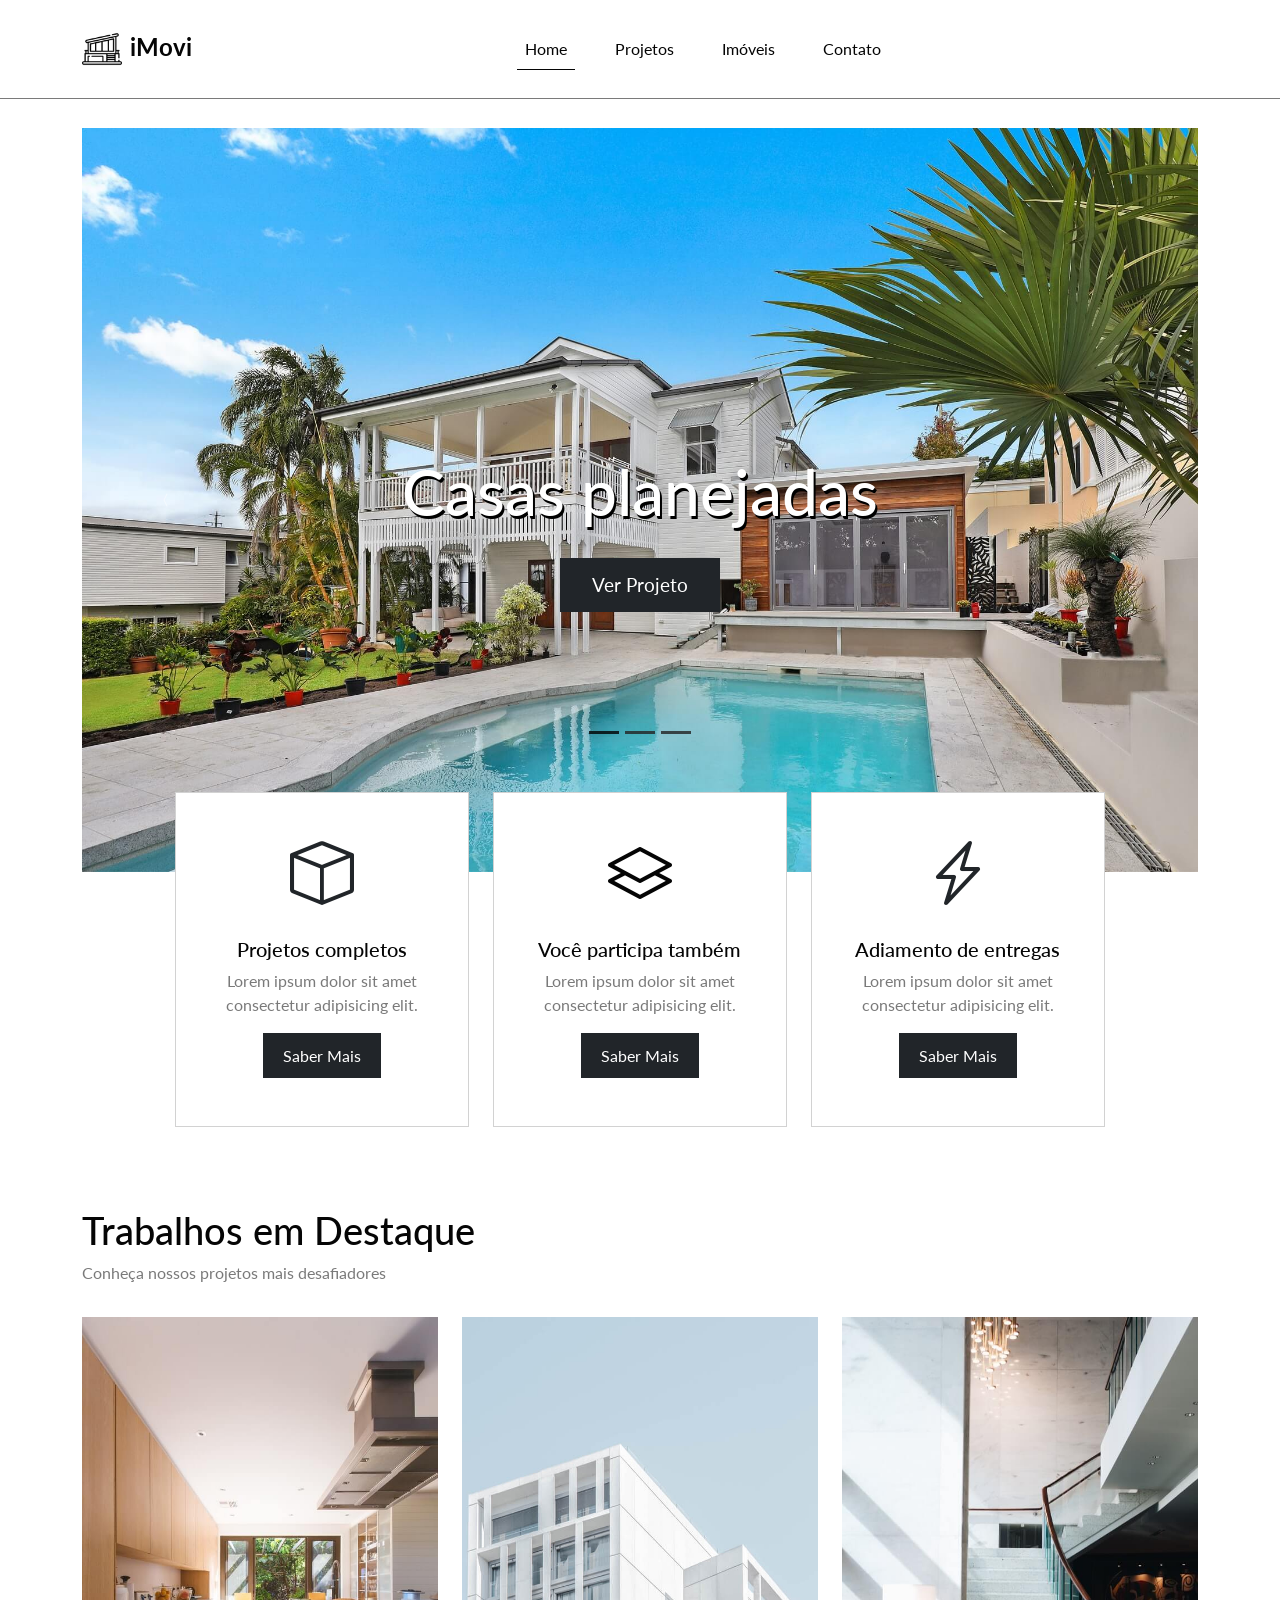
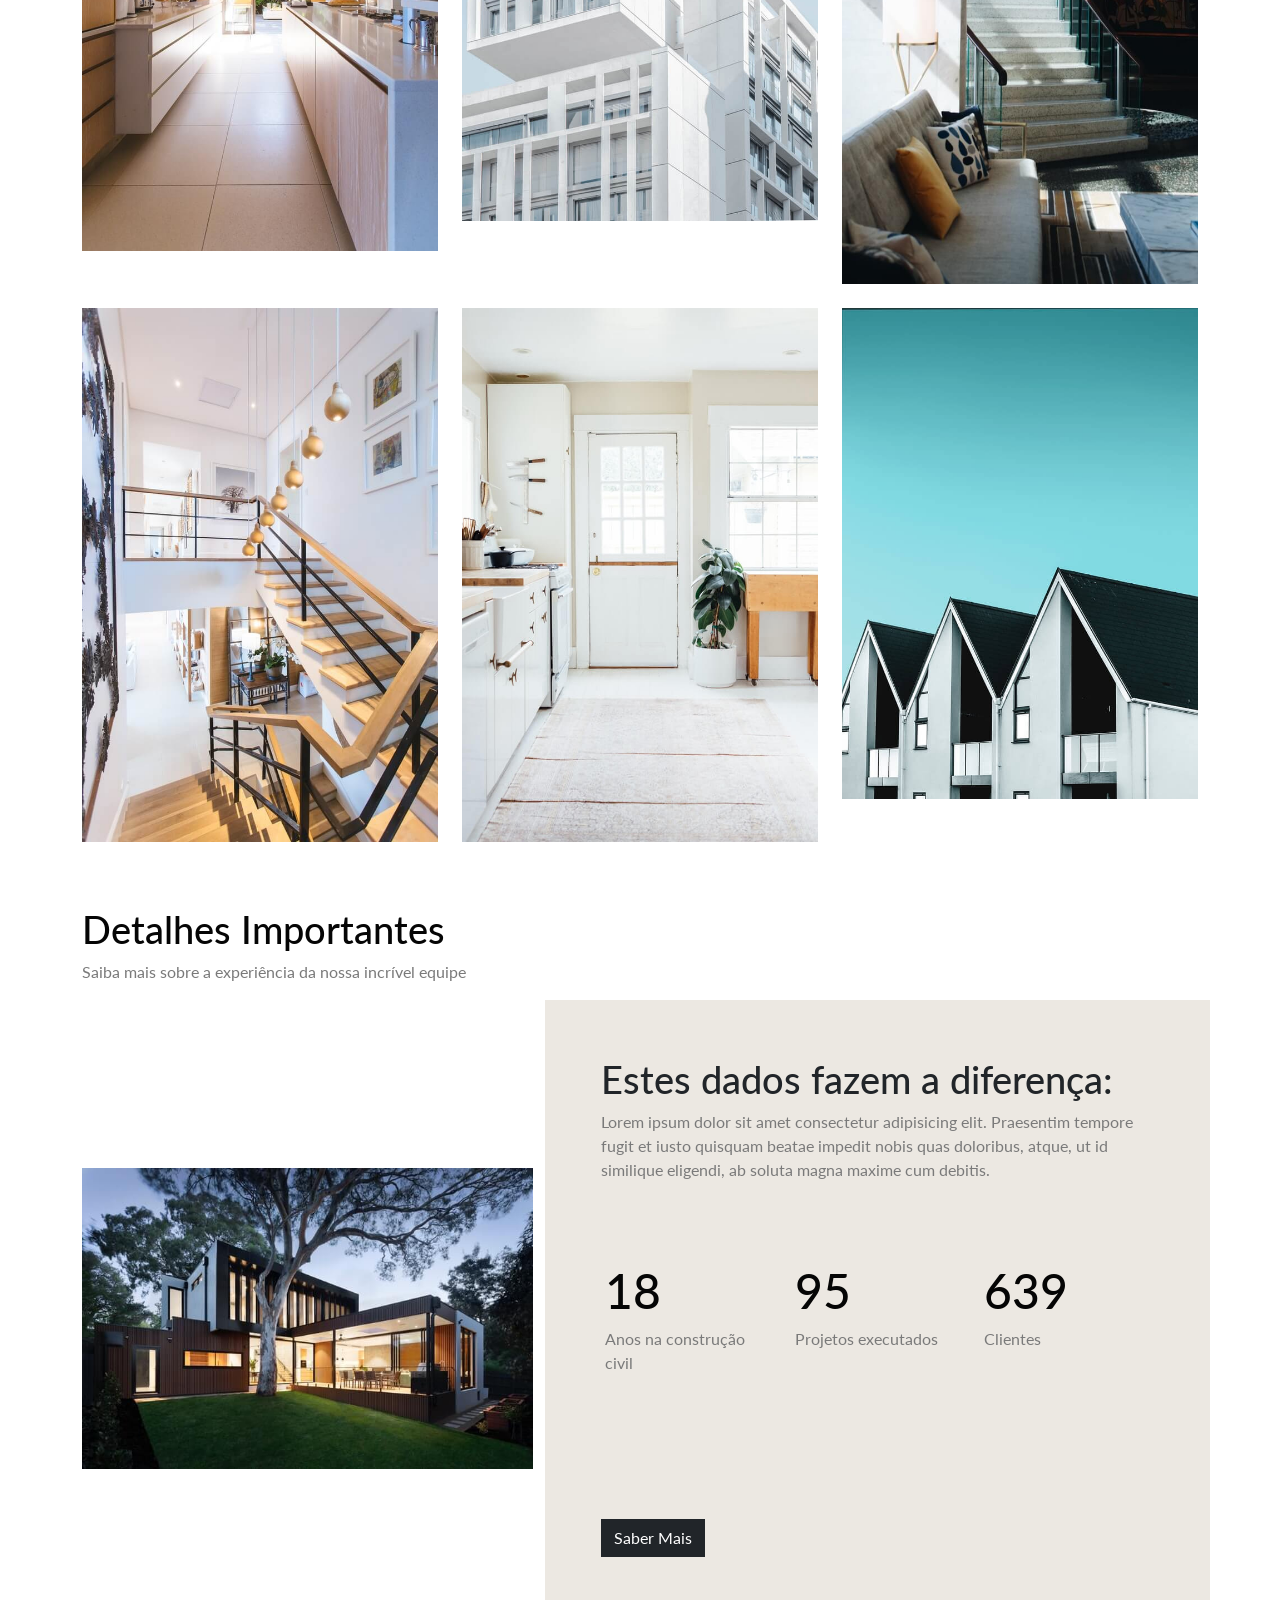
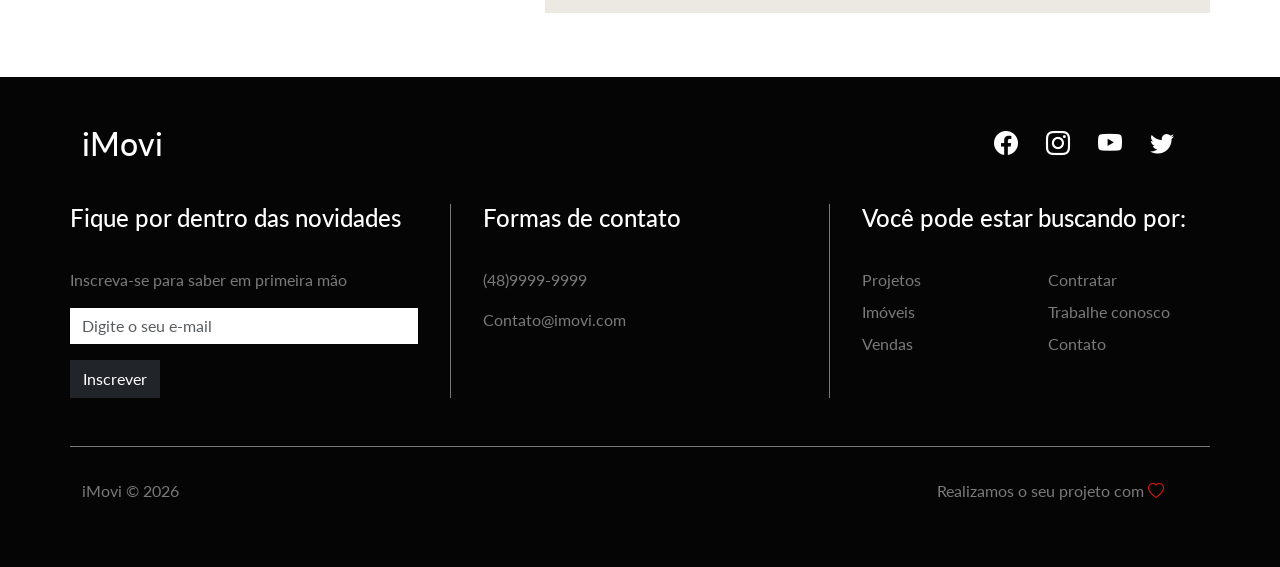
<file: ex13_projeto_imovi/index.html>
<!DOCTYPE html>
<html lang="pt-br">
  <head>
    <meta charset="UTF-8" />
    <meta http-equiv="X-UA-Compatible" content="IE=edge" />
    <meta name="viewport" content="width=device-width, initial-scale=1.0" />
    <title>iMovi</title>
    <link rel="shortcut icon" href="img/favicon.ico" type="image/x-icon" />
    <!-- Google fonts Lato -->
    <link rel="preconnect" href="https://fonts.googleapis.com" />
    <link rel="preconnect" href="https://fonts.gstatic.com" crossorigin />
    <link
      href="https://fonts.googleapis.com/css2?family=Lato:ital,wght@0,100;0,300;0,400;0,700;0,900;1,100;1,300;1,400;1,700;1,900&display=swap"
      rel="stylesheet"
    />
    <!-- CSS Bootstrap -->
    <link
      href="https://cdn.jsdelivr.net/npm/bootstrap@5.0.2/dist/css/bootstrap.min.css"
      rel="stylesheet"
      integrity="sha384-EVSTQN3/azprG1Anm3QDgpJLIm9Nao0Yz1ztcQTwFspd3yD65VohhpuuCOmLASjC"
      crossorigin="anonymous"
    />
    <!-- Bootstrap Icons -->
    <link
      rel="stylesheet"
      href="https://cdn.jsdelivr.net/npm/bootstrap-icons@1.5.0/font/bootstrap-icons.css"
    />
    <!-- CSS do projeto -->
    <link rel="stylesheet" href="css/styles.css" />
    <!-- JavaScript Bootstrap -->
    <script
      src="https://cdn.jsdelivr.net/npm/bootstrap@5.0.2/dist/js/bootstrap.bundle.min.js"
      integrity="sha384-MrcW6ZMFYlzcLA8Nl+NtUVF0sA7MsXsP1UyJoMp4YLEuNSfAP+JcXn/tWtIaxVXM"
      crossorigin="anonymous"
    ></script>
  </head>
  <body>
    <!-- NAVBAR -->
    <nav class="navbar navbar-expand-lg fixed-top bg-primary-color" id="navbar">
      <div class="container py-3">
        <a class="navbar-brand" href="#">
          <img src="img/imovi-icon.png" alt="iMovi" />
          <span>iMovi</span>
        </a>
        <button 
          class="navbar-toggler"
          type="button"
          data-bs-toggle="collapse"
          data-bs-target="#navbar-items"
          aria-controls="navbar-items"
          aria-expanded="false"
          aria-label="Toggle navigation"
        >
          <i class="bi bi-list"></i>
        </button>
        <div class="collapse navbar-collapse" id="navbar-items">
          <ul class="navbar-nav me-auto mb-2 mb-lg-0">
            <li class="nav-item">
              <a class="nav-link active" aria-current="page" href="#">Home</a>
            </li>
            <li class="nav-item">
              <a class="nav-link" href="#">Projetos</a>
            </li>
            <li class="nav-item">
              <a class="nav-link" href="#">Imóveis</a>
            </li>
            <li class="nav-item">
              <a class="nav-link" href="#">Contato</a>
            </li>
          </ul>
        </div>
      </div>
    </nav>
    <!-- SLIDER -->
    <div class="container" id="slider-container">
      <div id="slider" class="carousel slide" data-bs-ride="carousel">
        <div class="carousel-indicators">
          <button
            type="button"
            data-bs-target="#slider"
            data-bs-slide-to="0"
            class="active"
            aria-current="true"
            aria-label="Slide 1"
          ></button>
          <button
            type="button"
            data-bs-target="#slider"
            data-bs-slide-to="1"
            aria-label="Slide 2"
          ></button>
          <button
            type="button"
            data-bs-target="#slider"
            data-bs-slide-to="2"
            aria-label="Slide 3"
          ></button>
        </div>
        <div class="carousel-inner">
          <div class="carousel-item active">
            <img src="img/banner-1.jpg" class="d-block w-100" alt="Casa 1" />
            <div class="carousel-caption">
              <h5>Casas planejadas</h5>
              <a href="#" class="btn btn-dark">Ver Projeto</a>
            </div>
          </div>
          <div class="carousel-item">
            <img src="img/banner-2.jpg" class="d-block w-100" alt="Casa 2" />
            <div class="carousel-caption">
              <h5>Projetos Complexos</h5>
              <a href="#" class="btn btn-dark">Ver Projeto</a>
            </div>
          </div>
          <div class="carousel-item">
            <img src="img/banner-3.jpg" class="d-block w-100" alt="Casa 3" />
            <div class="carousel-caption">
              <h5>Projetos Inovadores</h5>
              <a href="#" class="btn btn-dark">Ver Projeto</a>
            </div>
          </div>
        </div>
        <button
          class="carousel-control-prev"
          type="button"
          data-bs-target="#slider"
          data-bs-slide="prev"
        >
          <i class="bi bi-chevron-compact-left"></i>
          <span class="visually-hidden">Previous</span>
        </button>
        <button
          class="carousel-control-next"
          type="button"
          data-bs-target="#slider"
          data-bs-slide="next"
        >
          <i class="bi bi-chevron-compact-right"></i>
          <span class="visually-hidden">Next</span>
        </button>
      </div>
      <div class="col-12 col-md-10 offset-md-1" id="mini-banners">
        <div class="row">
          <div class="col-12 col-md-4">
            <div class="card text-center">
              <i class="bi bi-box bg-primary-color"></i>
              <div class="card-body">
                <h5 class="card-title primary-color">Projetos completos</h5>
                <p class="card-text secondary-color">
                  Lorem ipsum dolor sit amet consectetur adipisicing elit.
                </p>
                <a href="#" class="btn btn-dark">Saber Mais</a>
              </div>
            </div>
          </div>
          <div class="col-12 col-md-4">
            <div class="card text-center">
              <i class="bi bi-layers primary-color"></i>
              <div class="card-body">
                <h5 class="card-title primary-color">Você participa também</h5>
                <p class="card-text secondary-color">
                  Lorem ipsum dolor sit amet consectetur adipisicing elit.
                </p>
                <a href="#" class="btn btn-dark">Saber Mais</a>
              </div>
            </div>
          </div>
          <div class="col-12 col-md-4">
            <div class="card text-center">
              <i class="bi bi-lightning-charge"></i>
              <div class="card-body primary-color">
                <h5 class="card-title primary-color">
                  Adiamento de entregas
                </h5>
                <p class="card-text secondary-color">
                  Lorem ipsum dolor sit amet consectetur adipisicing elit.
                </p>
                <a href="#" class="btn btn-dark">Saber Mais</a>
              </div>
            </div>
          </div>
        </div>
      </div>
    </div>
    <!-- DESTAQUES -->
    <div class="container" id="featured-container">
      <div class="col-12">
        <h2 class="title primary-color">Trabalhos em Destaque</h2>
        <p class="subtitle secondary-color">
          Conheça nossos projetos mais desafiadores
        </p>
      </div>
      <div class="col-12" id="featured-images">
        <div class="row g-4">
          <div class="col-12 col-md-4">
            <img src="img/project-1.jpg" alt="projeto 1" class="img-fluid" />
            <div class="banner-content">
              <p class="secondary-color">Categoria</p>
              <h3>Nome do Projeto</h3>
            </div>
          </div>
          <div class="col-12 col-md-4">
            <img src="img/project-2.jpg" alt="projeto 2" class="img-fluid" />
            <div class="banner-content">
              <p class="secondary-color">Categoria</p>
              <h3>Nome do Projeto</h3>
            </div>
          </div>
          <div class="col-12 col-md-4">
            <img src="img/project-3.jpg" alt="projeto 3" class="img-fluid" />
            <div class="banner-content">
              <p class="secondary-color">Categoria</p>
              <h3>Nome do Projeto</h3>
            </div>
          </div>
          <div class="col-12 col-md-4">
            <img src="img/project-4.jpg" alt="projeto 4" class="img-fluid" />
            <div class="banner-content">
              <p class="secondary-color">Categoria</p>
              <h3>Nome do Projeto</h3>
            </div>
          </div>
          <div class="col-12 col-md-4">
            <img src="img/project-5.jpg" alt="projeto 5" class="img-fluid" />
            <div class="banner-content">
              <p class="secondary-color">Categoria</p>
              <h3>Nome do Projeto</h3>
            </div>
          </div>
          <div class="col-12 col-md-4">
            <img src="img/project-6.jpg" alt="projeto 6" class="img-fluid" />
            <div class="banner-content">
              <p class="secondary-color">Categoria</p>
              <h3>Nome do Projeto</h3>
            </div>
          </div>
        </div>
      </div>
    </div>
    <!-- INFO -->
    <div class="container" id="info-container">
      <div class="col-12">
        <h2 class="title primary-color">Detalhes Importantes</h2>
        <p class="subtitle secondary-color">
          Saiba mais sobre a experiência da nossa incrível equipe
        </p>
      </div>
      <div class="col-12">
        <div class="row">
          <div class="col-12 col-md-5" id="info-banner">
            <img src="img/infobanner.jpg" alt="Informações" class="img-fluid" />
          </div>
          <div class="col-12 col-md-7 bg-secondary-color" id="info-content">
            <div class="row">
              <div class="col-12">
                <h2 class="title">Estes dados fazem a diferença:</h2>
                <p class="subtitle secondary-color">
                  Lorem ipsum dolor sit amet consectetur adipisicing elit.
                  Praesentim tempore fugit et iusto quisquam beatae impedit
                  nobis quas doloribus, atque, ut id similique eligendi, ab
                  soluta magna maxime cum debitis.
                </p>
              </div>
              <div class="col-12" id="info-numbers">
                <div class="row">
                  <div class="col-4">
                    <h3 class="primary-color">18</h3>
                    <p class="secondary-color">Anos na construção civil</p>
                  </div>
                  <div class="col-4">
                    <h3 class="primary-color">95</h3>
                    <p class="secondary-color">Projetos executados</p>
                  </div>
                  <div class="col-4">
                    <h3 class="primary-color">639</h3>
                    <p class="secondary-color">Clientes</p>
                  </div>
                </div>
              </div>
              <div class="col-12">
                <a class="btn btn-dark">Saber Mais</a>
              </div>
            </div>
          </div>
        </div>
      </div>
    </div>
    <!-- FOOTER -->
    <footer class="container-fluid bg-dark-color" id="footer">
      <div class="container">
        <div class="row">
          <!-- FOOTER TOP -->
          <div class="col-12" id="footer-top">
            <div class="row justify-content-between">
              <div class="col-4">
                <h2>
                  iMovi
                </h2>
              </div>
              <div class="col-4" id="social-icons">
                <i class="bi bi-facebook"></i>
                <i class="bi bi-instagram"></i>
                <i class="bi bi-youtube"></i>
                <i class="bi bi-twitter"></i>
              </div>
            </div>
          </div>
          <!-- FOOTER DETAILS -->
          <div class="col-12" id="footer-details">
            <div class="row">
              <div class="col-12 col-md-4" id="news-container">
                <h4>Fique por dentro das novidades</h4>
                <p class="secondary-color">
                  Inscreva-se para saber em primeira mão
                </p>
                <form>
                  <div class="mb-3">
                    <input
                      type="email"
                      class="form-control"
                      placeholder="Digite o seu e-mail"
                    />
                  </div>
                  <button class="btn btn-dark">Inscrever</button>
                </form>
              </div>
              <div class="col-12 col-md-4" id="contact-container">
                <h4>Formas de contato</h4>
                <p class="secondary-color">(48)9999-9999</p>
                <p class="secondary-color">Contato@imovi.com</p>
              </div>
              <div class="col-12 col-md-4" id="links-container">
                <div class="row">
                  <h4>Você pode estar buscando por:</h4>
                  <div class="col-6">
                    <ul class="list-unstyled">
                      <li><a href="#" class="secondary-color">Projetos</a></li>
                      <li><a href="#" class="secondary-color">Imóveis</a></li>
                      <li><a href="#" class="secondary-color">Vendas</a></li>
                    </ul>
                  </div>
                  <div class="col-6">
                    <ul class="list-unstyled">
                      <li><a href="#" class="secondary-color">Contratar</a></li>
                      <li>
                        <a href="#" class="secondary-color">Trabalhe conosco</a>
                      </li>
                      <li><a href="#" class="secondary-color">Contato</a></li>
                    </ul>
                  </div>
                </div>
              </div>
            </div>
          </div>
          <!-- FOOTER BOTTOM -->
          <div class="col-12" id="footer-bottom">
            <div class="row justify-content-between">
              <div class="col-12 col-md-3">
                <p class="secondary-color">iMovi &copy; 2026</p>
              </div>
              <div class="col-12 col-md-3">
                <p class="secondary-color">
                  Realizamos o seu projeto com
                  <i class="bi bi-heart"></i>
                </p>
              </div>
            </div>
          </div>
        </div>
      </div>
    </footer>
  </body>
</html>
</file>
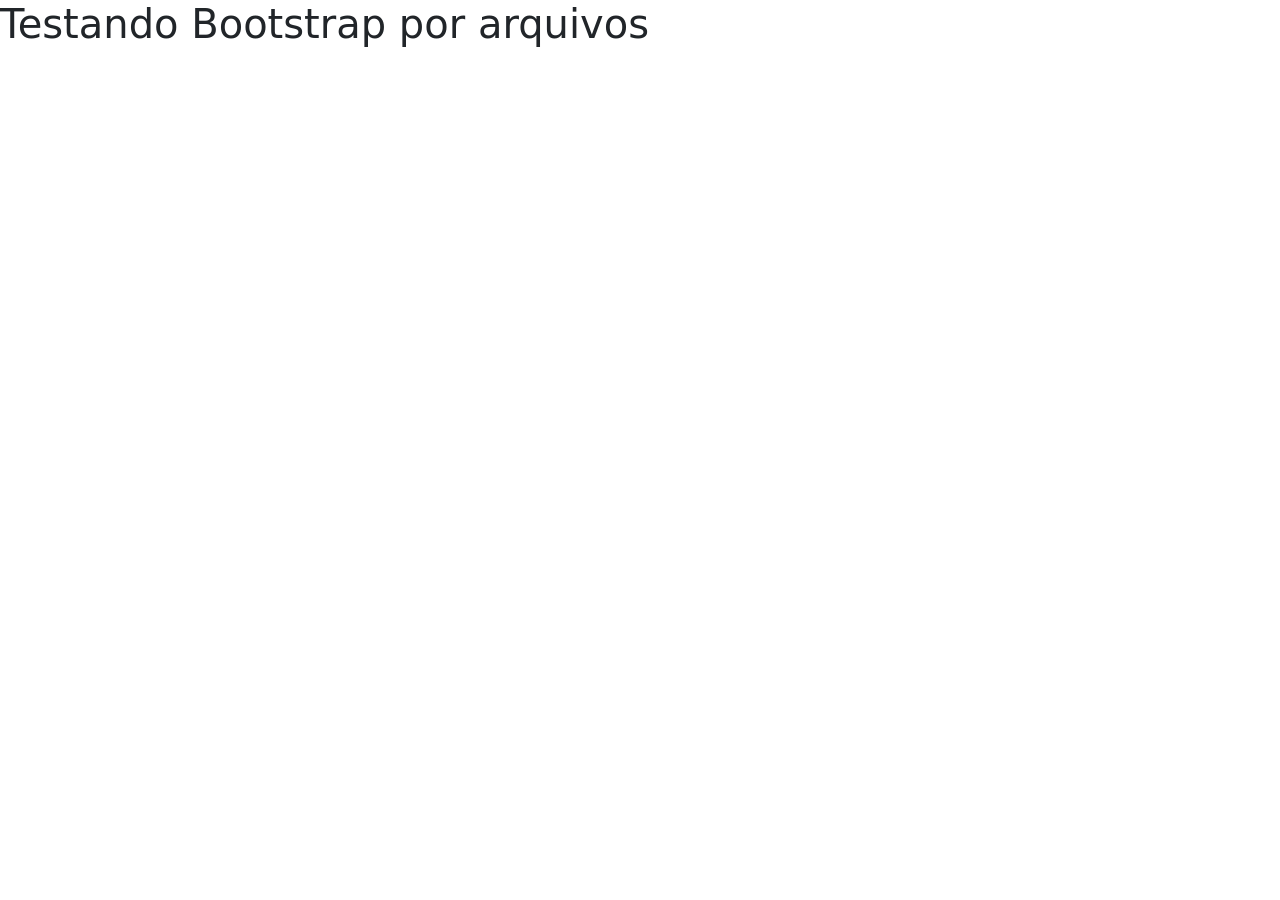
<file: ex1a_instalacao_arquivos/index.html>
<!DOCTYPE html>
<html lang="pt-br">
<head>
  <meta charset="UTF-8">
  <meta http-equiv="X-UA-Compatible" content="IE=edge">
  <meta name="viewport" content="width=device-width, initial-scale=1.0">
  <title>Bootstrap Arquivos</title>

  <!-- 1ª Digitação (Aqui) -->
  <link rel="stylesheet" href="./css/bootstrap.min.css">
   
  </head>
  <body>
    
    <!-- 2ª Digitação (Aqui) -->
     <h1>Testando Bootstrap por arquivos</h1>
    
    <script src="./js/bootstrap.bundle.min.js"></script>
</body>
</html>
</file>
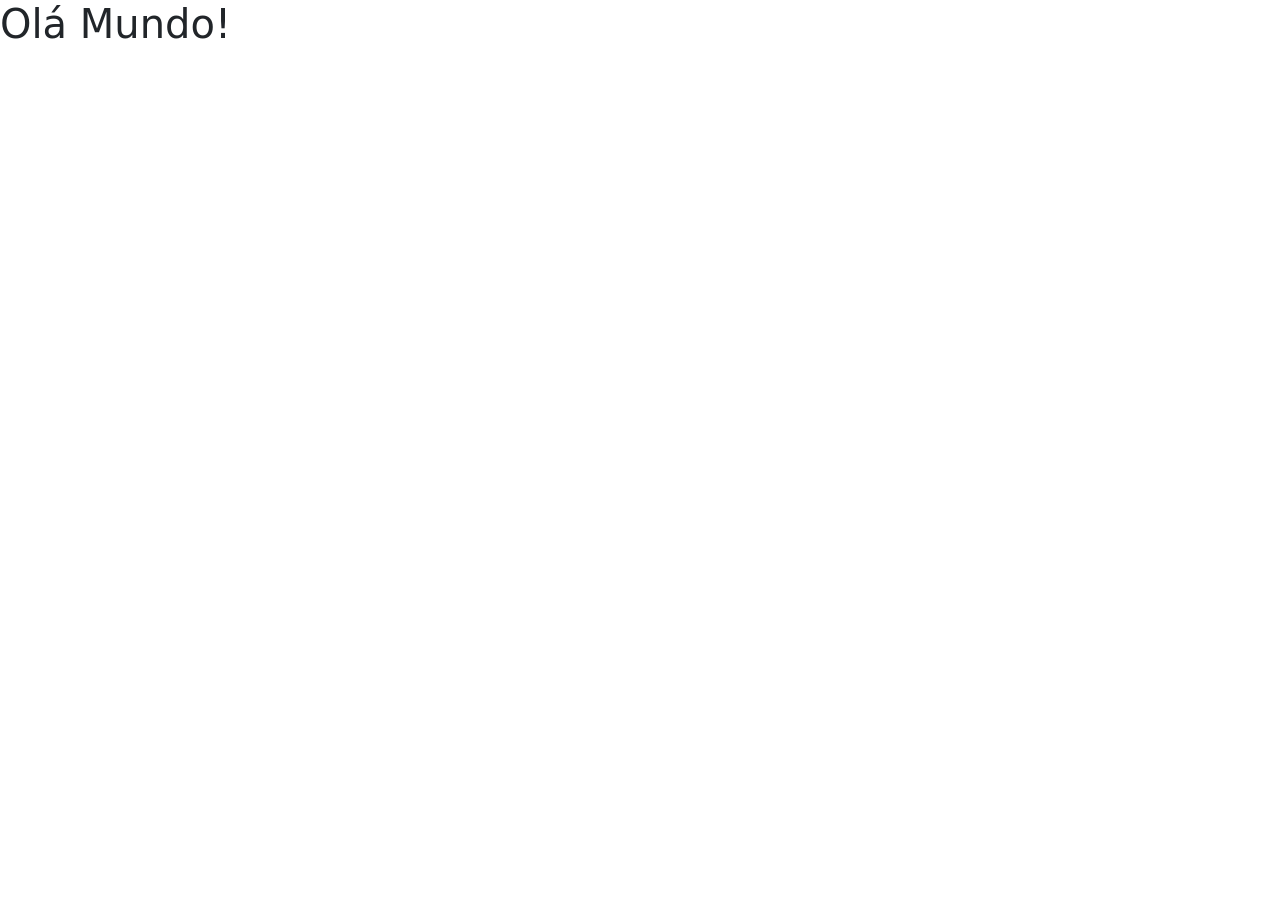
<file: ex1b__instalacao_npm/index.html>
<!DOCTYPE html>
<html lang="pt-br">
<head>
    <meta charset="UTF-8">
    <meta name="viewport" content="width=device-width, initial-scale=1.0">
    <title>Bootstrap com NPM</title>

    <!-- 1ª Digitação (Aqui) -->
     <link rel="stylesheet" href="./node_modules/bootstrap/dist/css/bootstrap.css">

</head>
<body>
    
    <!-- Para instalar via NPM -->
    <!-- npm install bootstrap@5.3.3 -->

    <!-- 2ª Digitação (Aqui) -->
     <h1>Olá Mundo!</h1>
    
</body>
</html>
</file>
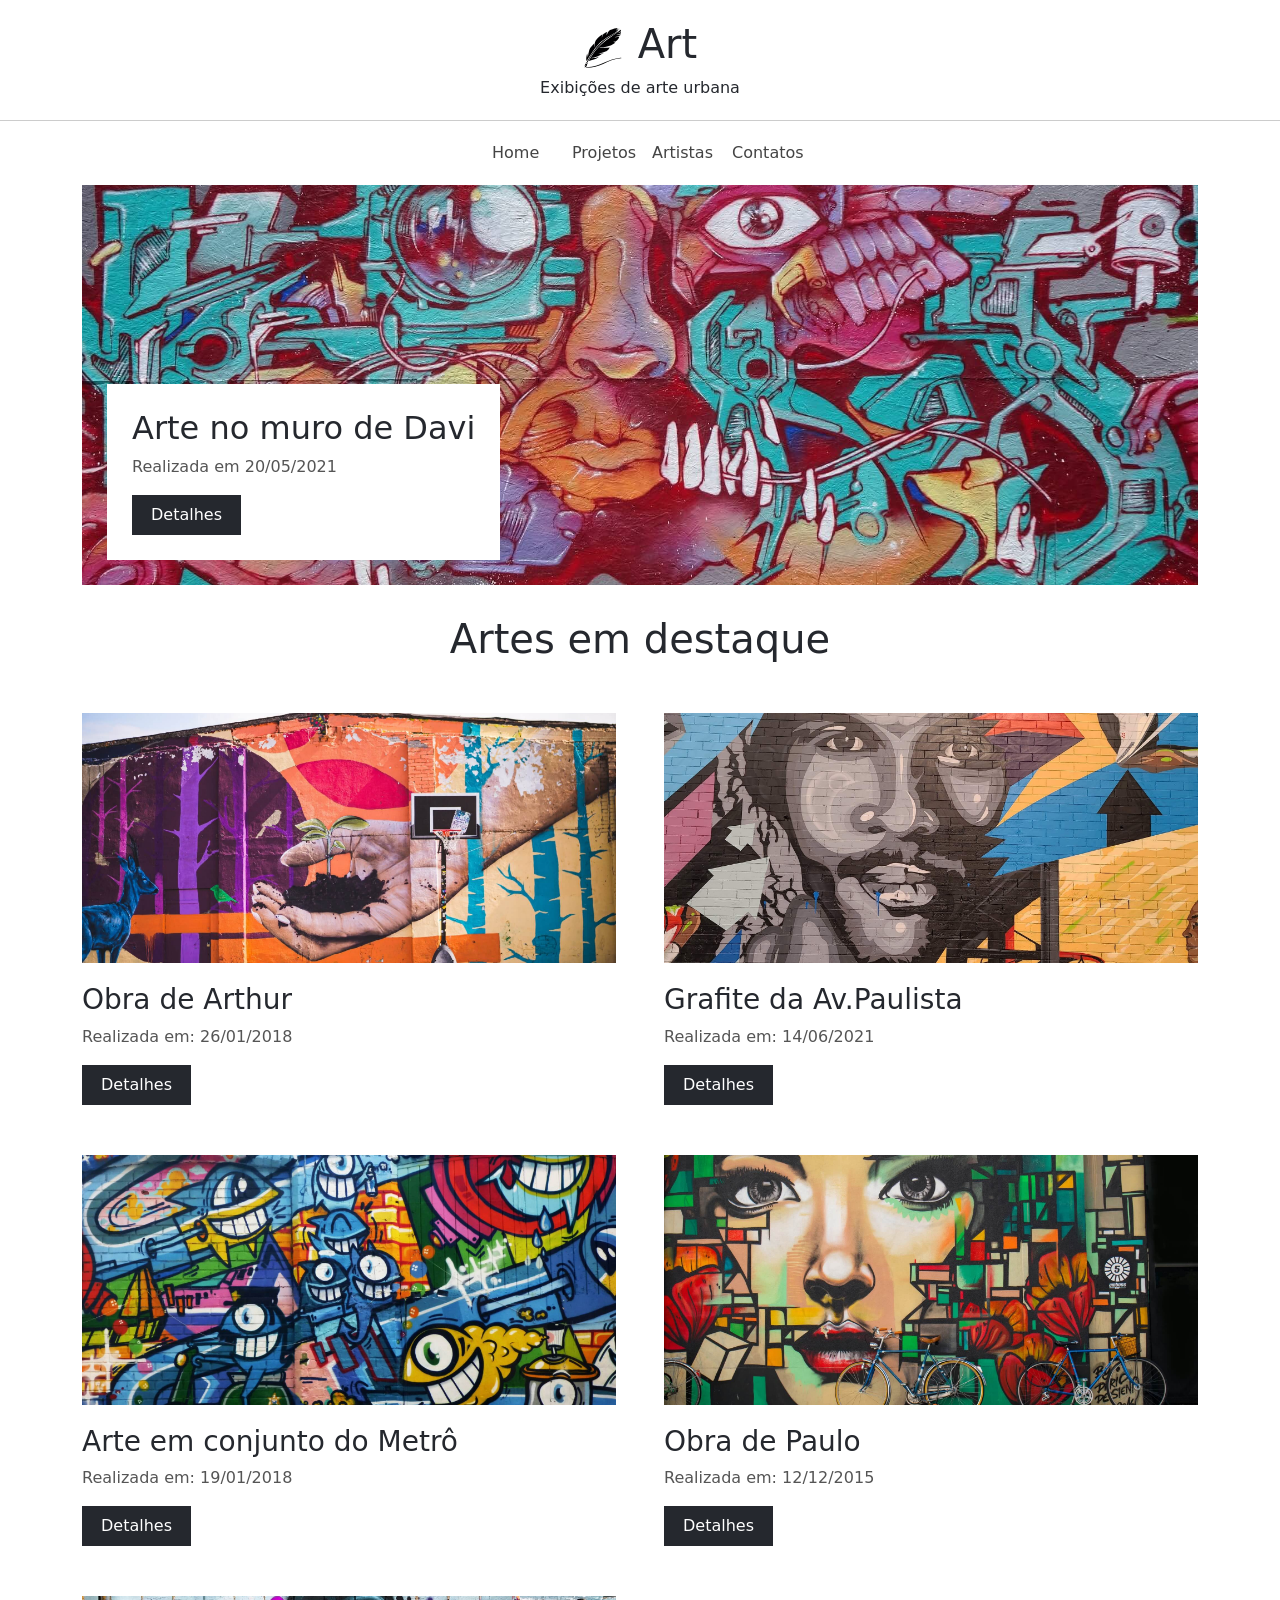
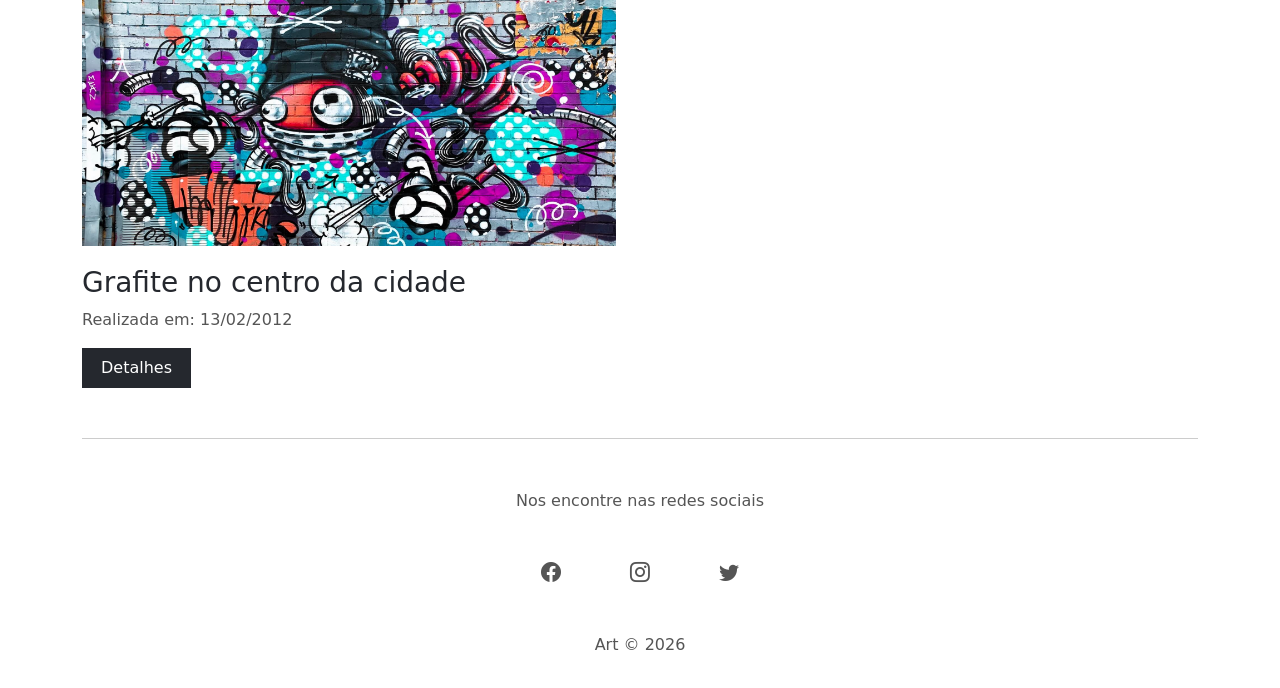
<file: ex11_projeto_art/Art_(Alunos)/index.html>
<!DOCTYPE html>
<html lang="pt-br">
<head>
  <meta charset="UTF-8">
  <meta http-equiv="X-UA-Compatible" content="IE=edge">
  <meta name="viewport" content="width=device-width, initial-scale=1.0">
  <!-- Fav icon -->
  <link rel="shortcut icon" href="img/favicon.ico" type="image/x-icon">
  <!-- Bootstrap -->
  <link href="https://cdn.jsdelivr.net/npm/bootstrap@5.3.3/dist/css/bootstrap.min.css" rel="stylesheet">
  <!-- Bootstrap ícones -->
  <link rel="stylesheet" href="https://cdn.jsdelivr.net/npm/bootstrap-icons@1.11.3/font/bootstrap-icons.css">
  <!-- CSS -->
  <link rel="stylesheet" href="css/styles.css">
  <title>Art</title>
</head>
<body>

  <!-- HEADER -->
  <div class="container-fluid">
    <header id="header" class="row">
      <div id="logo-container">
        <img id="logo" src="img/art_logo.svg" alt="">
        <h1>Art</h1>
      </div>
      <p>Exibições de arte urbana</p>
    </header>
    <nav id="navbar" class="container">
      <div class="row justify-content-center">
        <a href="#">Home</a>
        <a href="#">Projetos</a>
        <a href="#">Artistas</a>
        <a href="#">Contatos</a>
      </div>
    </nav>
  </div>

  <!-- MAIN IMAGE -->
  <div class="container" id="main-image-container">
    <div class="main-image center-image">
      <div class="main-image-info">
        <h2>Arte no muro de Davi</h2>
        <p class="secondary-color">Realizada em 20/05/2021</p>
        <a class="btn" href="#">Detalhes</a>
      </div>
    </div>
  </div>
  <!-- GALLERY -->
  <div class="container" id="gallery-container">
    <div class="col-12">
      <h1>Artes em destaque</h1>
    </div>
    <div class="row gx-md-5">
      <div class="col-xs-12 col-md-6">
        <div class="small-image-container center-image" id="img-2"></div>
        <h3>Obra de Arthur</h3>
        <p class="secondary-color">Realizada em: 26/01/2018</p>
        <a class="btn" href="#">Detalhes</a>
      </div>
      <div class="col-xs-12 col-md-6">
        <div class="small-image-container center-image" id="img-3"></div>
        <h3>Grafite da Av.Paulista</h3>
        <p class="secondary-color">Realizada em: 14/06/2021</p>
        <a class="btn" href="#">Detalhes</a>
      </div>
      <div class="col-xs-12 col-md-6">
        <div class="small-image-container center-image" id="img-4"></div>
        <h3>Arte em conjunto do Metrô</h3>
        <p class="secondary-color">Realizada em: 19/01/2018</p>
        <a class="btn" href="#">Detalhes</a>
      </div>
      <div class="col-xs-12 col-md-6">
        <div class="small-image-container center-image" id="img-5"></div>
        <h3>Obra de Paulo</h3>
        <p class="secondary-color">Realizada em: 12/12/2015</p>
        <a class="btn" href="#">Detalhes</a>
      </div>
      <div class="col-xs-12 col-md-6">
        <div class="small-image-container center-image" id="img-6"></div>
        <h3>Grafite no centro da cidade</h3>
        <p class="secondary-color">Realizada em: 13/02/2012</p>
        <a class="btn" href="#">Detalhes</a>
      </div>
    </div>
    <footer class="container">
      <p class="secondary-color">Nos encontre nas redes sociais</p>
      <div class="row justify-content-center" id="social-icons-container">
        <div class="col-1">
          <a href="#"><i class="bi bi-facebook secondary-color"></i></a>
        </div>
        <div class="col-1">
          <a href="#"><i class="bi bi-instagram secondary-color"></i></a>
        </div>
        <div class="col-1">
          <a href="#"><i class="bi bi-twitter secondary-color"></i></a>
        </div>
      </div>
      <p class="secondary-color">Art &copy; 2026</p>
    </footer>
  </div>

</body>
</html>
</file>
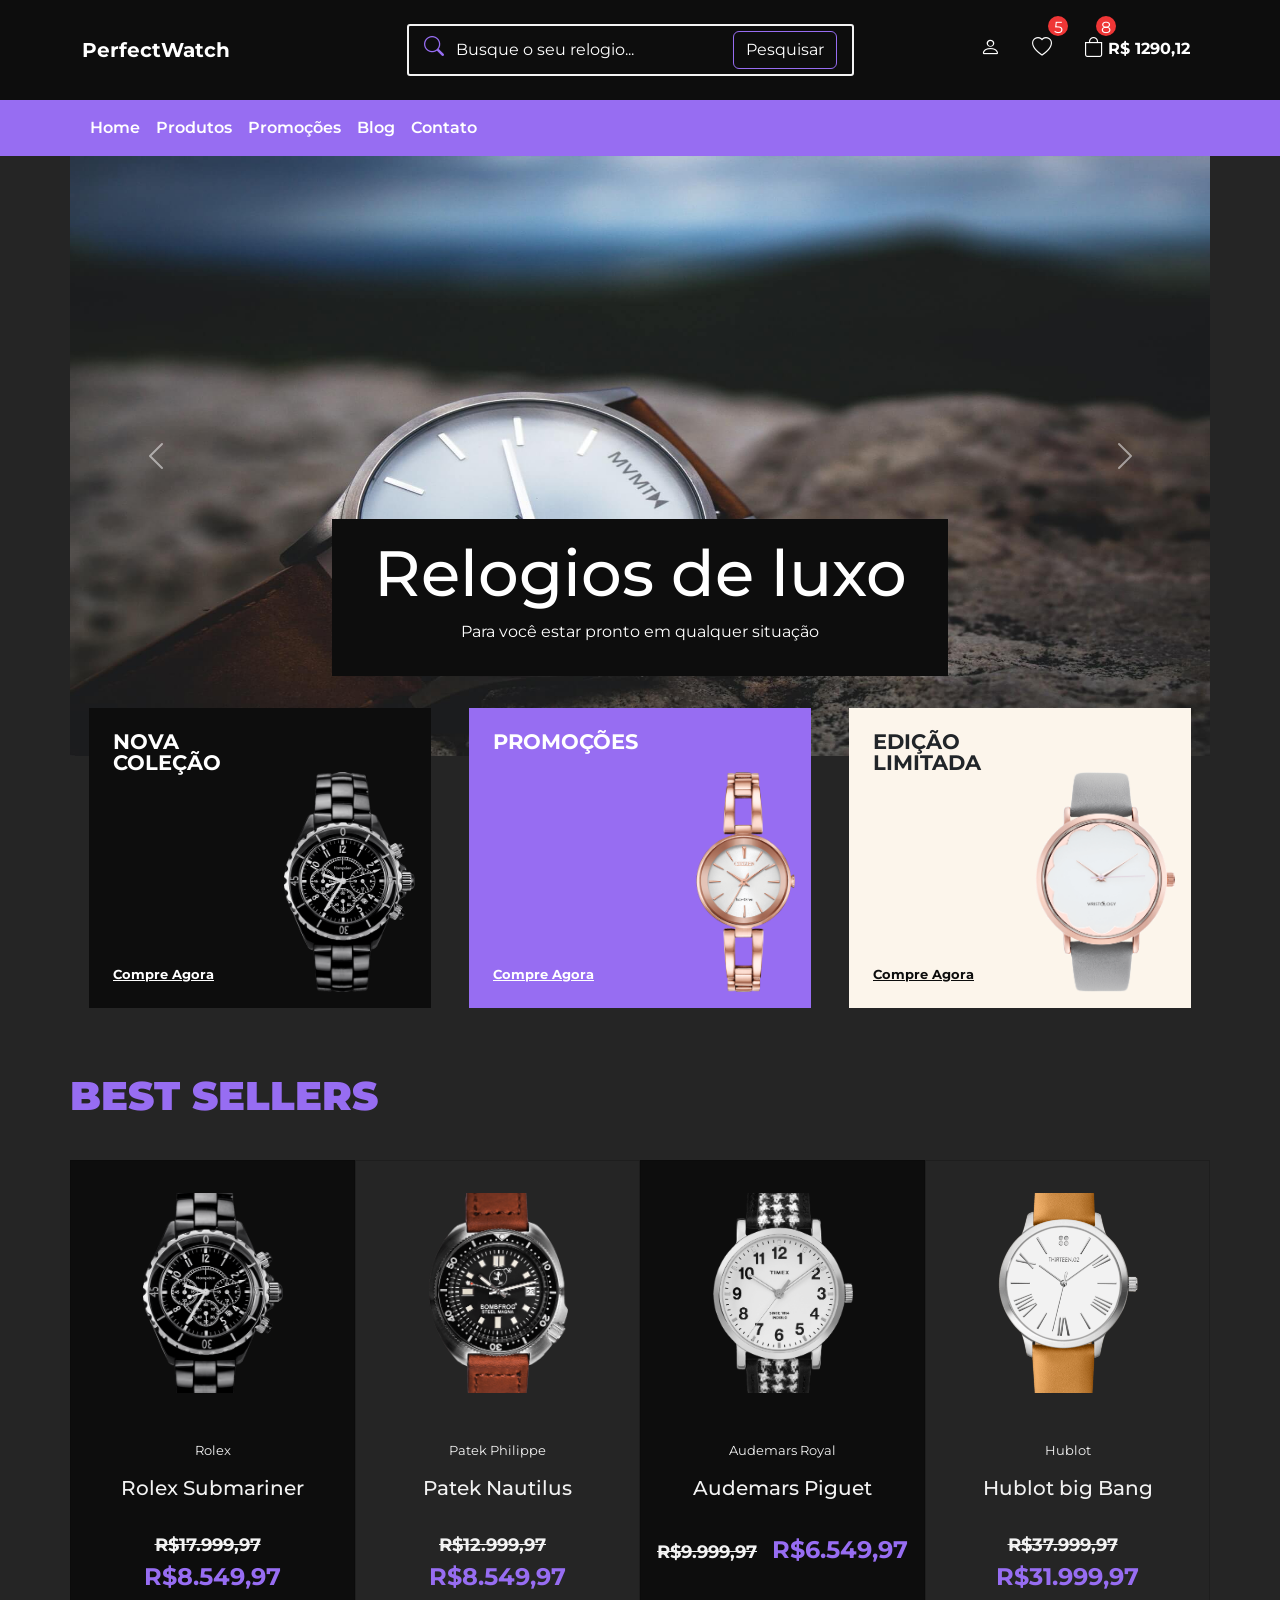
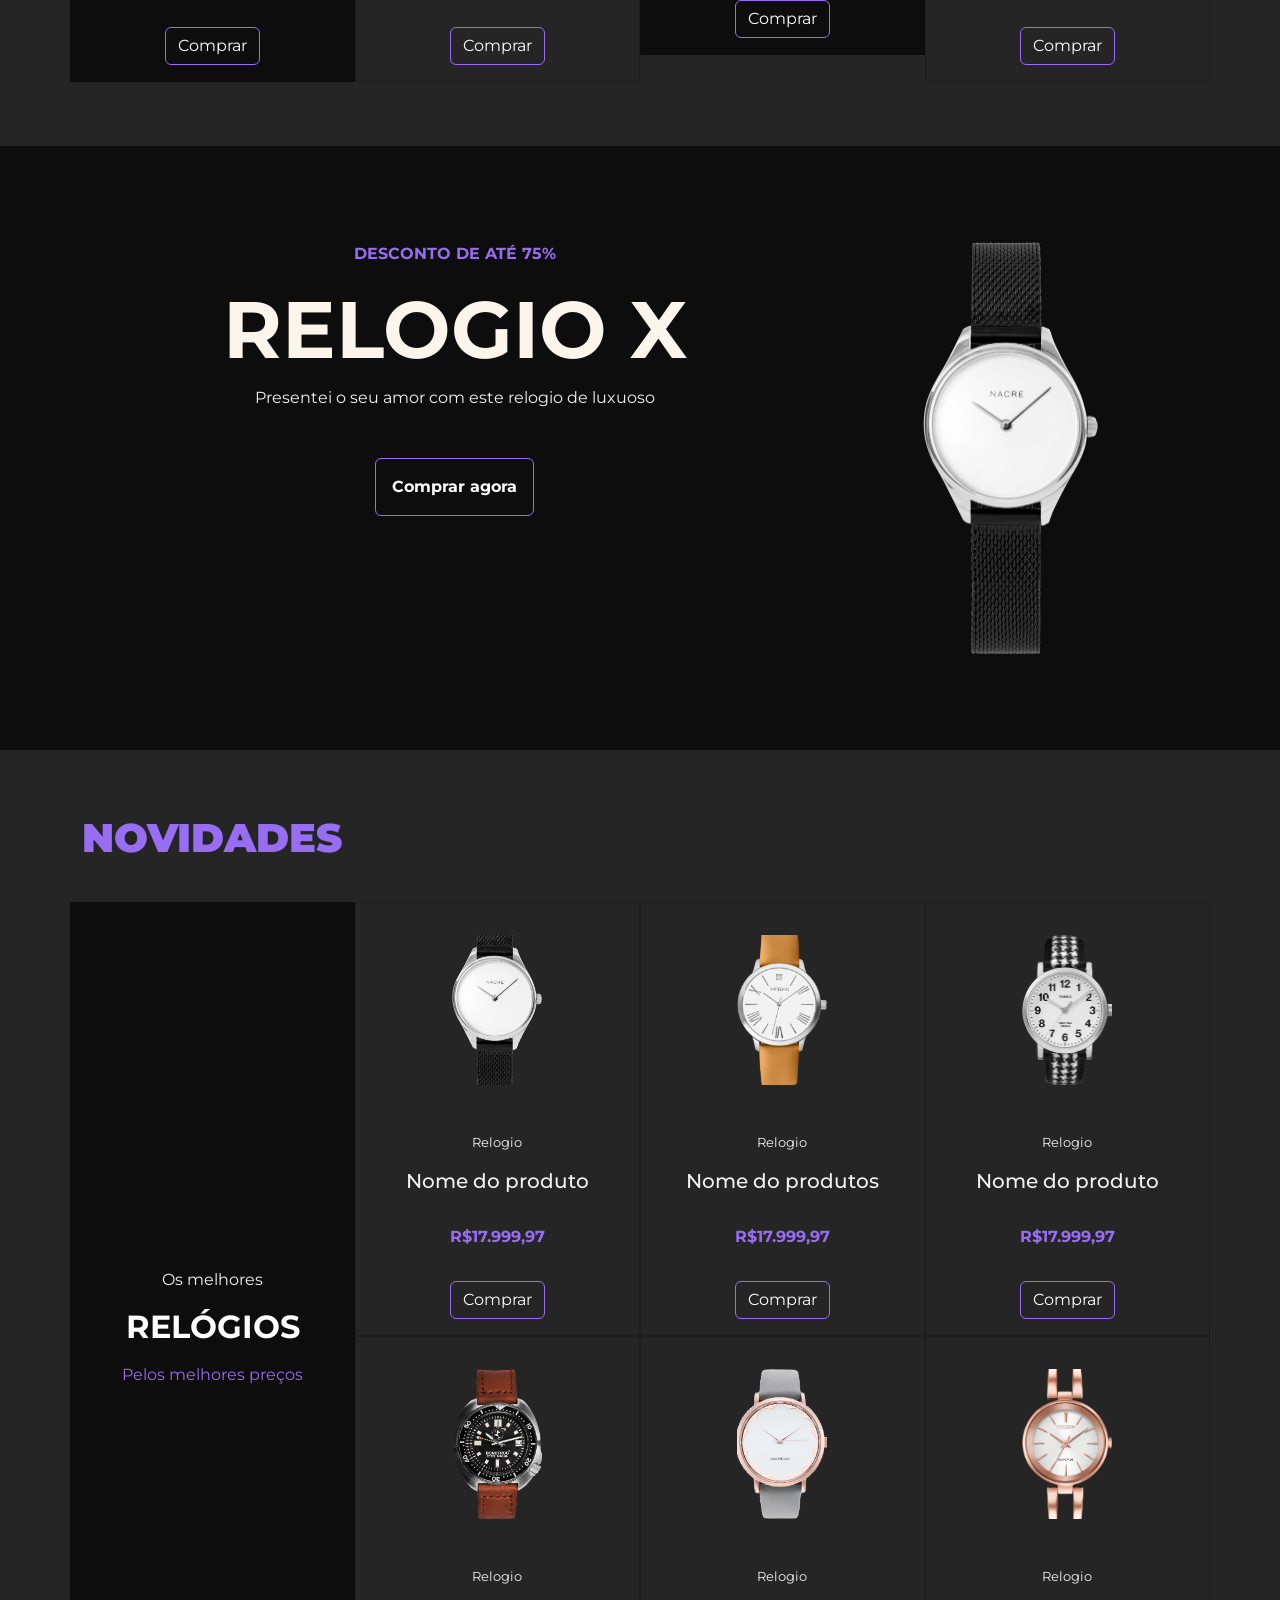
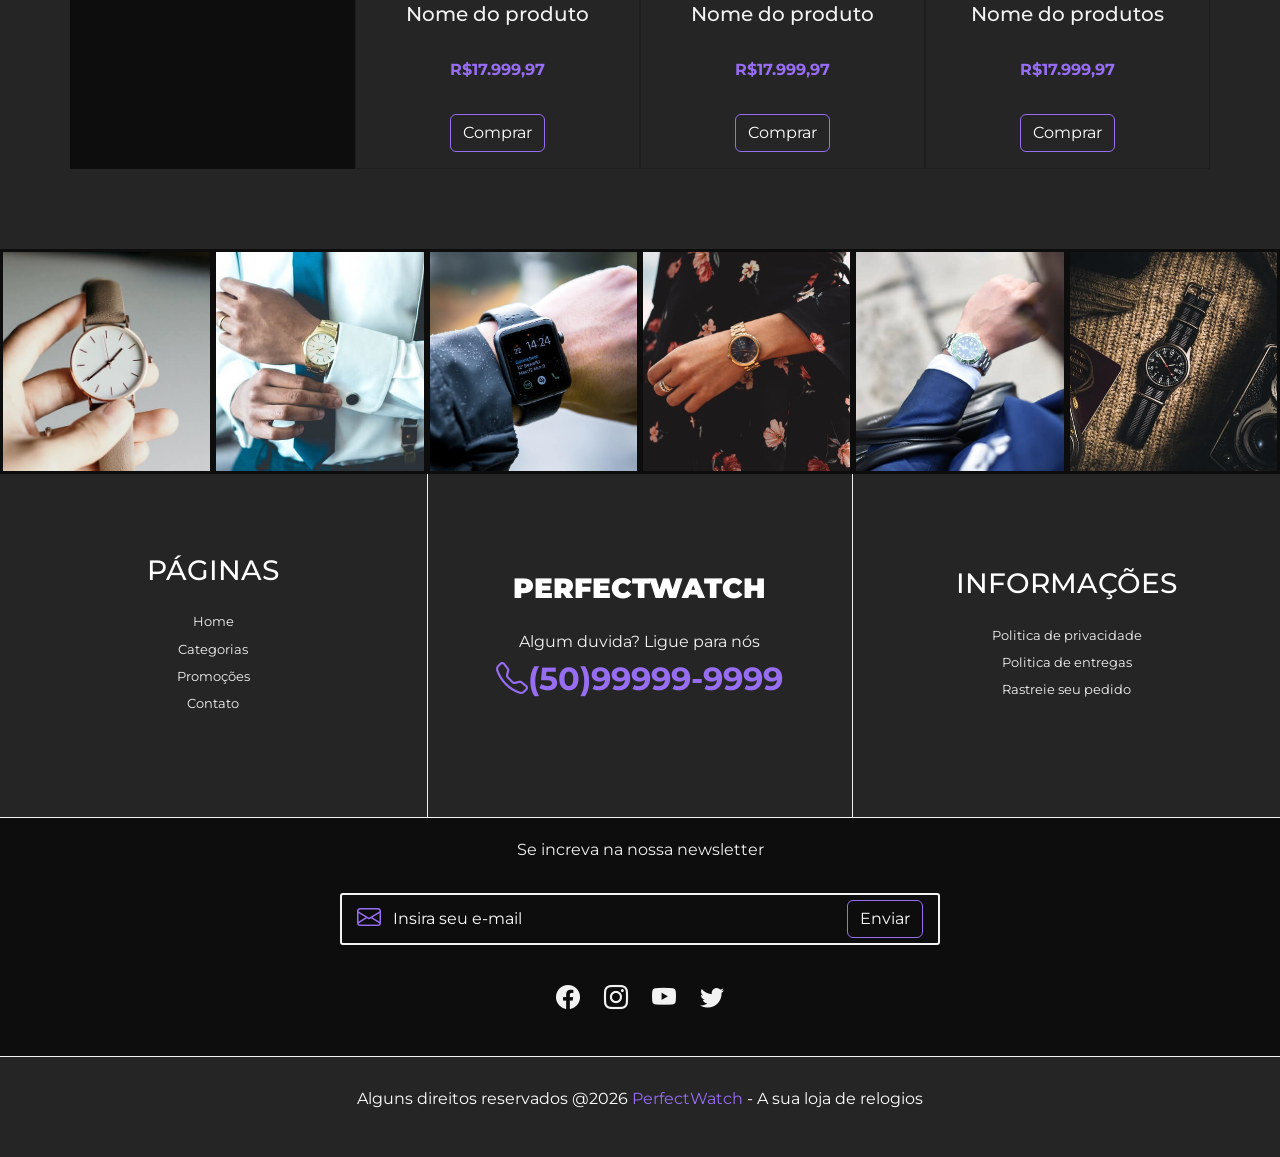
<file: ex12_projeto-perfectwatch/PerfectWatch (Completo)/PerfectWatch (Completo)/index.html>
<!DOCTYPE html>
<html lang="pt-br">
<head>
  <meta charset="UTF-8">
  <meta http-equiv="X-UA-Compatible" content="IE=edge">
  <meta name="viewport" content="width=device-width, initial-scale=1.0">
  <title>PerfectWatch</title>

  <!-- Favicon -->
  <link rel="shortcut icon" href="img/favicon.ico" type="image/x-icon">

  <!-- Google fonts -->
  <link rel="preconnect" href="https://fonts.googleapis.com">
  <link rel="preconnect" href="https://fonts.gstatic.com" crossorigin>
  <link href="https://fonts.googleapis.com/css2?family=Montserrat:ital,wght@0,100;0,200;0,300;0,400;0,500;0,600;0,700;0,800;0,900;1,100;1,200;1,300;1,400;1,500;1,600;1,700;1,800;1,900&display=swap" rel="stylesheet">

  <!-- Link (Bootstrap) -->
  <link href="https://cdn.jsdelivr.net/npm/bootstrap@5.3.1/dist/css/bootstrap.min.css" rel="stylesheet" integrity="sha384-4bw+/aepP/YC94hEpVNVgiZdgIC5+VKNBQNGCHeKRQN+PtmoHDEXuppvnDJzQIu9" crossorigin="anonymous">
  <!-- <link rel="stylesheet" href="./css/bootstrap.min.css"> -->

  <!-- Link para (Bootstrap Icons) -->
  <link rel="stylesheet" href="https://cdn.jsdelivr.net/npm/bootstrap-icons@1.10.5/font/bootstrap-icons.css">

  <!-- Link CSS (Próprio) -->
  <link rel="stylesheet" href="css/styles.css">

  <!-- JavaScript Bundle with Popper -->
  <script src="https://cdn.jsdelivr.net/npm/bootstrap@5.3.1/dist/js/bootstrap.bundle.min.js" integrity="sha384-HwwvtgBNo3bZJJLYd8oVXjrBZt8cqVSpeBNS5n7C8IVInixGAoxmnlMuBnhbgrkm" crossorigin="anonymous" defer></script>
  <!-- <script src="./bootstrap.bundle.min.js"></script> -->
</head>

<body>
  <!-- NAVBAR -->
  <!-- Primeira barra de navegação -->
<nav class="navbar navbar-expand-lg destaque py-4 px-2" id="navbar">
  <div class="container">
    <!-- Marca ou logo -->
     <a class="navbar-brand" href="#">PerfectWatch</a>

     <!-- Itens da barra de navegação -->
      <div id="navbar-items">
        <div></div> <!--Espaço vazio, usdo para fazer a divisão do layout-->

        <!-- Formulario de busca  -->
         <form class="d-flex" id="search-form">
          <i class="bi bi-search primary-color"></i>
          <input class="form-control me-2" type="search" placeholder="Busque o seu relogio..." aria-label="Search">
          <button class="btn secondary-bg-color" type="submit">Pesquisar</button>
         </form>

         <!-- Icones da barra de navegação -->
          <ul class="navbar-nav mb-2 mb-lg-0">
            <li class="nav-item">
              <a class="nav-link" href="#">
                <i class="bi bi-person"></i>
              </a>
            </li>
            <li class="nav-item">
              <a class="nav-link" href="#">
                <i class="bi bi-heart"></i>
              </a>
              <span class="qty-info">5</span>
            </li>
            <li class="nav-item" id="bag-item">
              <a class="nav-link" href="#">
                <i class="bi bi-bag"></i>
                <b>R$ 1290,12</b>
              </a>
              <span class="qty-info">8</span>
            </li>
          </ul>
      </div>
    </div>
</nav>

<!-- Barra de navegação inferior -->
 <nav class="navbar navbar-expand-lg secondary-bg-color p-2" id="bottom-navbar-container">
  <div class="container">
    <!-- Botão para mostrar/esconder o menu -->
     <button class="navbar-toggler" type="button" data-bs-toggle="collapse" data-bs-target="#bottom-navbar" aria-controls="bottom-navbar" aria-expanded="false" aria-label="toggle navigation">
      <i class="bi bi-list"></i>
     </button>

    <!-- Itens do menu de navegação inferior -->
     <ul class="navbar-nav mb-2 mb-lg-0 collapse navbar-collapse" id="bottom-navbar">
      <li class="nav-item sobre">
        <a class="nav-link" href="#">
          Home
        </a>
      </li>
      <li class="nav-item sobre">
        <a class="nav-link" href="#">
          Produtos
        </a>
      </li>
      <li class="nav-item sobre">
        <a class="nav-link" href="#">
          Promoções
        </a>
      </li>
      <li class="nav-item sobre">
        <a class="nav-link" href="#">
          Blog
        </a>
      </li>
      <li class="nav-item sobre">
        <a class="nav-link" href="#">
          Contato
        </a>
      </li>
     </ul>
  </div>
 </nav>

<!-- _____________________________________________________ -->
<!-- Fase 1 -->

 <!-- BANNERS -->
  <div class="container" id="banners-container">
    <div id="slider" class="carousel slide" data-bs-ride="carousel">
      <div class="carousel-inner">
        <!-- Primeiro slide do carousel -->
        <div class="carousel-item active">
          <img src="img/banner1.jpg" class="d-block w-100 img-fluid" alt="...">
          <div class="carousel-caption destaque">
            <h5>Relogios de luxo</h5>
            <p>Para você estar pronto em qualquer situação</p>
          </div>
        </div>
        <!-- Segundo slide do carousel -->
        <div class="carousel-item">
          <img src="img/banner3.jpg" class="d-block w-100 img-fluid" alt="...">
          <div class="carousel-caption destaque">
            <h5>Linha Importada</h5>
            <p>Conheça os melhores relogios suíços, com pronta entrega.</p>
          </div>
        </div>
      </div>
      <!-- Botões de controle para navegar entres slides -->
       <button class="carousel-control-prev" type="button" data-bs-target="#slider" data-bs-slide="prev">
        <span class="carousel-control-prev-icon" aria-hidden="true"></span>
        <span class="visually-hidden">Previous</span>
       </button>
       <button class="carousel-control-next" type="button" data-bs-target="#slider" data-bs-slide="next">
        <span class="carousel-control-next-icon" aria-hidden="true"></span>
        <span class="visually-hidden">Next</span>
       </button>
    </div>

    <!-- MINI BANNERS -->
     <div class="container" id="mini-banners">
      <!-- Linha de mini banners -->
       <div class="row justify-content-around">
        <!-- Mini banner 1 -->
         <div class="col-12 dark-bg-color" id="mini-banner-1">
          <h2>Nova Coleção</h2>
          <img src="img/relogio1.png" alt="Relogio 1">
          <a href="#">Compre Agora</a>
         </div>
         <!-- Mini banner 2 -->
          <div class="col-12 secondary-bg-color" id="mini-banner-2">
            <h2>Promoções</h2>
            <img src="img/relogio2.png" alt="Relogio 1">
            <a href="#">Compre Agora</a>
          </div>
          <!-- Mini banner 3 -->
           <div class="col-12 light-bg-color" id="mini-banner-3">
            <h2 class="text-dark">Edição Limitada</h2>
            <a href="#">Compre Agora</a>
            <img src="img/relogio3.png" alt="Relogio 1">
           </div>
       </div>
     </div>
  </div>

  <!-- __________________________________________ -->
  <!-- Fase 3 -->
  <!-- BEST SELLERS -->

   <div class="container" id="best-sellers">
    <!-- Titulo da seção -->
     <h2 class="title primary-color">Best Sellers</h2>

     <!-- Linha com os produtos best sellers -->
      <div class="row">
        <!-- Primeiro produto -->
         <div class="col-12 col-md-3">
          <div class="card destaque">
            <img src="img/relogio1.png" class="card-img-top img-fluid" alt="relogio">
            <div class="card-body">
              <!-- Categoria do produto -->
               <p class="card-category secondary-color">Rolex</p>
               <!-- Titulo do produto -->
                <h5 class="card-title secondary-color">Rolex Submariner</h5>
                <p class="card-text primary-color">
                  <!-- Preço original e preço com desconto do produto -->
                  <span class="original-price">R$17.999,97</span>
                  <span class="discount-price">R$8.549,97</span>
                </p>
                <!-- Botão de compra do produto -->
                 <a href="#" class="btn btn-primary">Comprar</a>
            </div>
          </div>
         </div>
         <!-- Segundo produto -->
           <div class="col-12 col-md-3">
          <div class="card primary-bg-color">
            <img src="img/relogio4.png" class="card-img-top img-fluid" alt="relogio">
            <div class="card-body">
              <!-- Categoria do produto -->
               <p class="card-category secondary-color">Patek Philippe</p>
               <!-- Titulo do produto -->
                <h5 class="card-title secondary-color">Patek Nautilus</h5>
                <p class="card-text primary-color">
                  <!-- Preço original e preço com desconto do produto -->
                  <span class="original-price">R$12.999,97</span>
                  <span class="discount-price">R$8.549,97</span>
                </p>
                <!-- Botão de compra do produto -->
                 <a href="#" class="btn btn-primary">Comprar</a>
            </div>
          </div>
         </div>
         <!-- Terceiro produto -->
           <div class="col-12 col-md-3">
          <div class="card destaque">
            <img src="img/relogio5.png" class="card-img-top img-fluid" alt="relogio">
            <div class="card-body">
              <!-- Categoria do produto -->
               <p class="card-category secondary-color">Audemars Royal</p>
               <!-- Titulo do produto -->
                <h5 class="card-title secondary-color">Audemars Piguet</h5>
                <p class="card-text primary-color">
                  <!-- Preço original e preço com desconto do produto -->
                  <span class="original-price">R$9.999,97</span>
                  <span class="discount-price">R$6.549,97</span>
                </p>
                <!-- Botão de compra do produto -->
                 <a href="#" class="btn btn-primary">Comprar</a>
            </div>
          </div>
         </div>
         <!-- Quarto produto -->
           <div class="col-12 col-md-3">
          <div class="card primary-bg-color">
            <img src="img/relogio6.png" class="card-img-top img-fluid" alt="relogio">
            <div class="card-body">
              <!-- Categoria do produto -->
               <p class="card-category secondary-color">Hublot</p>
               <!-- Título do produto -->
                <h5 class="card-title secondary-color">Hublot big Bang</h5>
                <p class="card-text primary-color">
                  <!-- Preço original e preço com desconto do produto -->
                  <span class="original-price">R$37.999,97</span>
                  <span class="discount-price">R$31.999,97</span>
                </p>
                <!-- Botão de compra do produto -->
                 <a href="#" class="btn btn-primary">Comprar</a>
            </div>
          </div>
         </div>
      </div>
   </div>
  
   <!-- ______________________________________ -->
   <!-- BANNER DESTAQUE -->

    <div class="container-fluid" id="bottom-banner">
      <div class="row">
        <!-- Coluna para texto -->
         <div class="col-12 col-md-8">
          <!-- Subtítulo da oferta -->
           <p class="primary-color offer-subtitle">Desconto de até 75%</p>
           <!-- Título do banner -->
            <h2 class="light-color">Relogio X</h2>
            <!-- Descrição do banner -->
             <p class="secondary-color">Presentei o seu amor com este relogio de luxuoso</p>
             <!-- Botão de ação -->
              <a href="#" class="btn btn-primary">Comprar agora</a>
         </div>
         <!-- Coluna para imagem  -->
         <div class="col-12 col-md-4">
          <img src="img/relogio7.png" alt="Relogio 7">
         </div>
      </div>
    </div>

    <!-- ________________________________________ -->
    <!-- Fase 4 -->
    <!-- NOVIDADES (New procucts) -->

     <div class="container" id="new-products">
      <!-- titulo da seção -->
       <h2 class="title primary-color">Novidades</h2>

       <!-- Linha com conteudo da seção -->
        <div class="row">
          <!-- Coluna para o banner de novidades (apenas em telas maiores) -->
           <div class="col-12 col-md-3 d-none d-md-flex" id="new-products-banner">
            <!-- Subtítulo do banner -->
             <p class="secondary-color">Os melhores</p>
             <!-- Título do banner -->
              <h3>Relógios</h3>
              <!-- Descrição do banner -->
               <p class="primary-color">Pelos melhores preços</p>
           </div>
           <!-- Coluna principal para os produtos -->
            <div class="col-12 col-md-9">
              <!-- Linha para os cards de produtos -->
               <div class="row">
                <!-- Primeiro produto -->
                 <div class="col-12 col-md-4">
                  <div class="card primary-bg-color">
                    <!-- Imagem do produto -->
                     <img src="img/relogio7.png" class="card-img-top img-fluid" alt="relogio">
                     <div class="card-body">
                         <!-- Categoria do produto -->
                       <p class="card-category secondary-color">Relogio</p>
                       <!-- titulo do produto -->
                        <h5 class="card-title secondary-color">Nome do produto</h5>
                        <!-- Preço do produto -->
                         <p class="card-text primary-color">R$17.999,97</p>
                         <!-- Botão de compra -->
                          <a href="#" class="btn btn-primary">Comprar</a>
                     </div>
                  </div>
                 </div>
                 <!-- Segundo produto  -->
                  <div class="col-12 col-md-4">
                    <div class="card primary-bg-color">
                      <img src="img/relogio6.png" class="card-img-top img-fluid" alt="relogio">
                      <div class="card-body">
                        <p class="card-category secondary-color">Relogio</p>
                        <h5 class="card-title secondary-color">Nome do produtos</h5>
                        <p class="card-text primary-color">R$17.999,97</p>
                        <a href="#" class="btn btn-primary">Comprar</a>
                      </div>
                    </div>
                  </div>
                  <!-- Terceiro produto -->
                   <div class="col-12 col-md-4">
                    <div class="card primary-bg-color">
                      <img src="img/relogio5.png" class="card-img-top img-fluid" alt="relogio">
                      <div class="card-body">
                        <p class="card-category secondary-color">Relogio</p>
                        <h5 class="card-title secondary-color">Nome do produto</h5>
                        <p class="card-text primary-color">R$17.999,97</p>
                        <a href="#" class="btn btn-primary">Comprar</a>
                      </div>
                    </div>
                   </div>
                   <!-- Quarto produto -->
                    <div class="col-12 col-md-4">
                      <div class="card primary-bg-color">
                        <img src="img/relogio4.png" class="card-img-top img-fluid" alt="Relogio">
                        <div class="card-body">
                          <p class="card-category secondary-color">Relogio</p>
                          <h5 class="card-title secondary-color">Nome do produto</h5>
                          <p class="card-text primary-color">R$17.999,97</p>
                          <a href="#" class="btn btn-primary">Comprar</a>
                        </div>
                      </div>
                    </div>
                    <!-- Quinto produto -->
                     <div class="col-12 col-md-4">
                      <div class="card primary-bg-color">
                        <img src="img/relogio3.png" class="card-img-top img-fluid" alt="relogio">
                        <div class="card-body">
                          <p class="card-category secondary-color">Relogio</p>
                          <h5 class="card=title secondary-color">Nome do produto</h5>
                          <p class="card-text primary-color">R$17.999,97</p>
                          <a href="#" class="btn btn-primary">Comprar</a>
                        </div>
                      </div>
                     </div>
                     <!-- Sexto produto -->
                      <div class="col-12 col-md-4">
                        <div class="card primary-bg-color">
                          <img src="img/relogio2.png" class="card-img-top img-fluid" alt="relogio">
                          <div class="card-body">
                            <p class="card-category secondary-color">Relogio</p>
                            <h5 class="card-title secondary-color">Nome do produtos</h5>
                            <p class="card-text primary-color">R$17.999,97</p>
                            <a href="#" class="btn btn-primary">Comprar</a>
                          </div>
                        </div>
                      </div>
               </div>
            </div>
        </div>
     </div>

    <!-- ____________________________________________________ -->
    <!-- Fase 5 -->
    <!-- GALLERY -->

    <div class="container-fluid" id="gallery">
      <div class="row">
        <!-- Colunas para a imagens da galeria -->
         <div class="col-6 col-md-2 image-container" id="insta1"></div>
         <div class="col-6 col-md-2 image-container" id="insta2"></div>
         <div class="col-6 col-md-2 image-container" id="insta3"></div>
         <div class="col-6 col-md-2 image-container" id="insta4"></div>
         <div class="col-6 col-md-2 image-container" id="insta5"></div>
         <div class="col-6 col-md-2 image-container" id="insta6"></div>
      </div>
    </div>

    <!-- FOOTER -->
     <footer id="footer">
      <div class="container-fluid" id="footer-links-container">
        <div class="row">
          <!-- Coluna para o links de paginas -->
           <div class="col-12 col-md-4 footer-column">
            <h3>Páginas</h3>
            <!-- Links de paginas -->
             <ul class="list-unstyled">
              <li class="mb-2"><a href="#" class="secondary-color">Home</a></li>
              <li class="mb-2"><a href="#" class="secondary-color">Categorias</a></li>
              <li class="mb-2"><a href="#" class="secondary-color">Promoções</a></li>
              <li class="mb-2"><a href="#" class="secondary-color">Contato</a></li>
             </ul>
           </div>
           <div class="col-12 col-md-4 footer-column" id="footer-center">
            <h3>PerfectWatch</h3>
            <p class="secondary-color">Algum duvida? Ligue para nós</p>
            <p class="store-phone"><i class="bi bi-telephone"></i>(50)99999-9999</p>
          </div>
          <div class="col-12 col-md-4 footer-column">
            <h3>Informações</h3>
          <ul class="list-unstyled">
              <li class="mb-2"><a href="#" class="secondary-color">Politica de privacidade</a></li>
              <li class="mb-2"><a href="#" class="secondary-color">Politica de entregas</a></li>
              <li class="mb-2"><a href="#" class="secondary-color">Rastreie seu pedido</a></li>
            </ul>
          </div>
        </div>
      </div>
      <!-- Seção para newsletter -->
       <div class="container-fluid" id="newsletter-container">
        <div class="col-12">
          <div class="row">
            <p class="secondary-color">Se increva na nossa newsletter</p>
            <!-- Formulario para inscrição na newsletter -->
             <form class="d-flex" id="news-form">
              <i class="bi bi-envelope primary-color"></i>
              <input class="form-control me-2" placeholder="Insira seu e-mail">
              <button class="btn secondary-bg-color" type="submit">Enviar</button>
             </form>
          </div>
        </div>
        <!-- Icones de redes sociais -->
         <div class="col-12" id="social-container">
          <i class="bi bi-facebook"></i>
          <i class="bi bi-instagram"></i>
          <i class="bi bi-youtube"></i>
          <i class="bi bi-twitter"></i>
         </div>
       </div>
       <!-- Texto de direitos autorais -->
        <div class="container" id="copy-container">
          <p>Alguns direitos reservados @2026 <span class="primary-color">PerfectWatch</span> - A sua loja de relogios</p>
        </div>
     </footer>
</body>
</html>
</file>
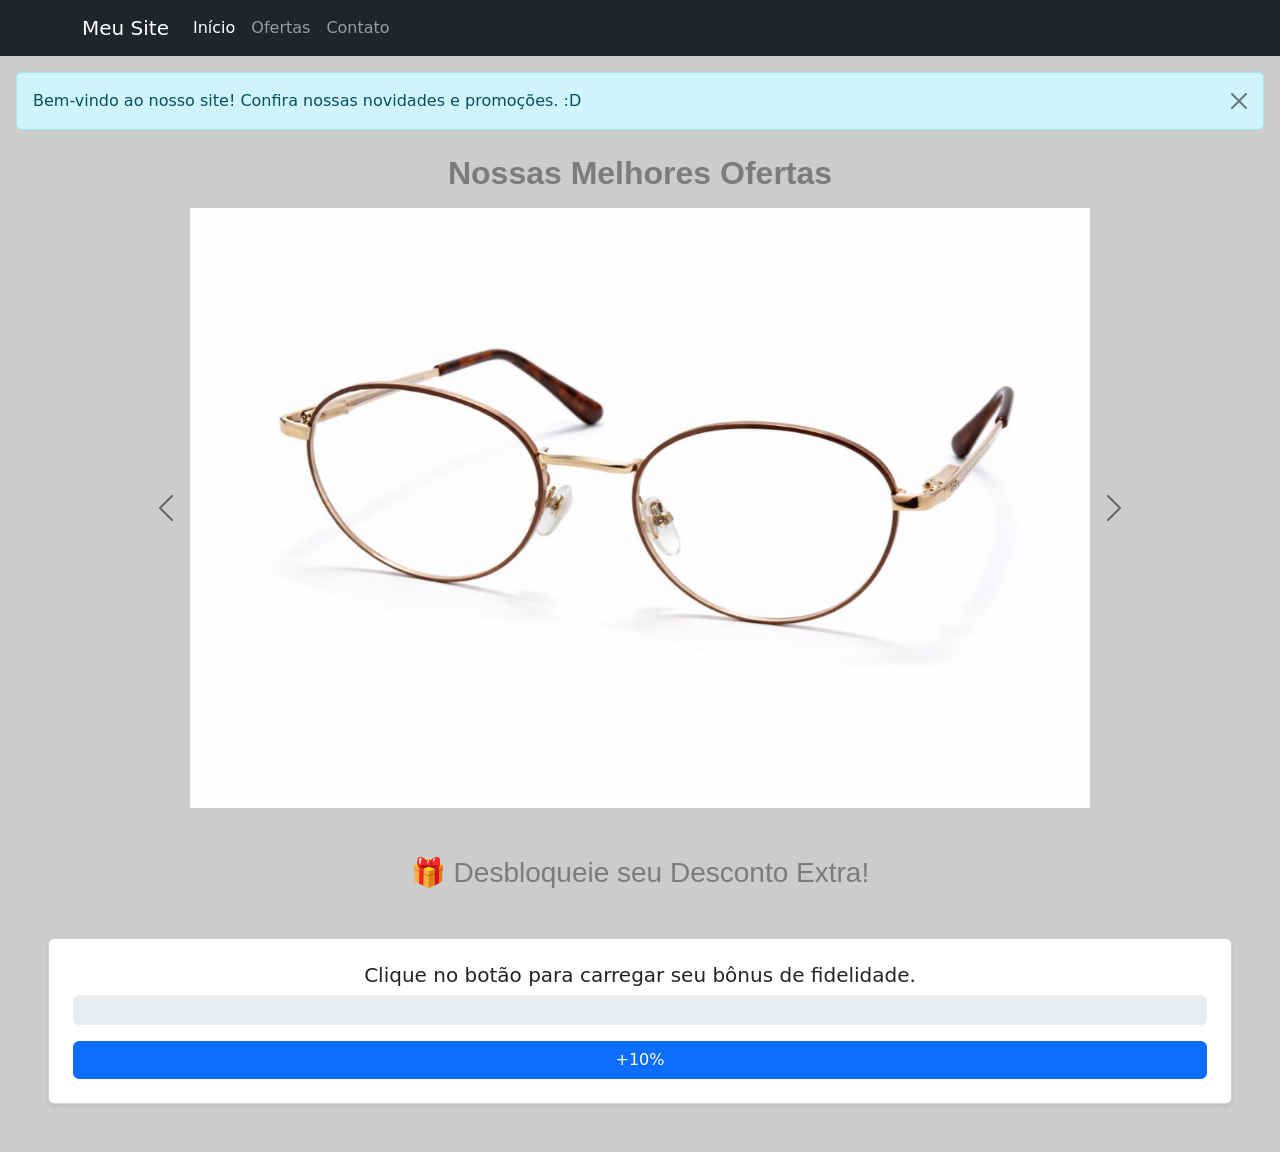
<file: ex10b-al-fazer-grid-(ex)/ex10b.html>
<!DOCTYPE html>
<html lang="pt">
<head>
    <meta charset="UTF-8">
    <meta name="viewport" content="width=device-width, initial-scale=1">
    <title>Promoções da Loja</title>
    <link href="https://cdn.jsdelivr.net/npm/bootstrap@5.3.2/dist/css/bootstrap.min.css" rel="stylesheet">
    <style>
        /* Centralizar o carrossel */
        .carousel-container {
            display: flex;
            justify-content: center;
            align-items: center;
            margin-top: 20px;
        }
        .carousel-inner img {
            margin: auto;
        }
    </style>
</head>
<body style="background-color: rgb(204, 204, 204);">

    <!-- NAVBAR -->
    <nav class="navbar navbar-expand-lg navbar-dark bg-dark">
        <div class="container">
            <a class="navbar-brand" href="#">Meu Site</a>
            <button class="navbar-toggler" type="button" data-bs-toggle="collapse" data-bs-target="#navbarNav">
                <span class="navbar-toggler-icon"></span>
            </button>
            <div class="collapse navbar-collapse" id="navbarNav">
                <ul class="navbar-nav">
                    <li class="nav-item">
                        <a class="nav-link active" href="#">Início</a>
                    </li>
                    <li class="nav-item">
                        <a class="nav-link" href="#">Ofertas</a>
                    </li>
                    <li class="nav-item">
                        <a class="nav-link" href="#">Contato</a>
                    </li>
                </ul>
            </div>
        </div>
    </nav>

    <!-- ALERTA -->
    <div class="alert alert-info alert-dismissible fade show mx-3 mt-3">
         Bem-vindo ao nosso site! Confira nossas novidades e promoções. :D
         <button type="button" class="btn-close" data-bs-dismiss="alert"></button>
    </div>

    <!-- CARROSSEL -->
    <!-- Título -->
    <div class="container mt-4 text-center">
        <h2 class="fw-bold" style="color: rgb(125, 123, 123); font-family: 'Franklin Gothic Medium', 'Arial Narrow', Arial, sans-serif;">Nossas Melhores Ofertas</h2>
    </div>

    <div class="container mt-3 mb-3">
        <div id="carouselExemplo" class="carousel slide mx-auto" data-bs-ride="carousel">
            <div class="carousel-inner">
                <div class="carousel-item active">
                    <img src="/glases1.jpeg" class="d-block w-100" alt="Slide 1" style="height: 600px; object-fit: contain;">
                </div>

                <div class="carousel-item">
                    <img src="/glases2.jpeg" class="d-block w-100" alt="Slide 2" style="height: 600px; object-fit: contain;">
                </div>

                <div class="carousel-item">
                    <img src="/glases3.jpeg" class="d-block w-100" alt="Slide 3" style="height: 600px; object-fit: contain;">
                </div>

                <button class="carousel-control-prev" type="button" data-bs-target="#carouselExemplo" data-bs-slide="prev">
                    <span class="carousel-control-prev-icon" aria-hidden="true" style="filter: invert(100%);"></span>
                </button>

                <button class="carousel-control-next" type="button" data-bs-target="#carouselExemplo" data-bs-slide="next">
                    <span class="carousel-control-next-icon" aria-hidden="true" style="filter: invert(100%);"></span>
                </button>
            </div>
        </div>
    </div>

    <!-- BARRA DE PROGRESSO -->
    
    <div class="text-center mb-5 mt-5 mx-5" style="color: rgb(125, 123, 123); font-family: 'Franklin Gothic Medium', 'Arial Narrow', Arial, sans-serif;">
        <h3>🎁 Desbloqueie seu Desconto Extra!</h3>
    </div>
             
    <div class="card p-4 shadow-sm text-center mb-5 mt-5 mx-5">
        <h5>Clique no botão para carregar seu bônus de fidelidade.</h5>
        <div class="progress mb-3" style="height: 30px;">
            <div class="progress-bar progress-bar-striped progress-bar-animated" id="progress-bar" role="progressbar" style="width: 0%;">
                0%
            </div>
        </div>

        <!-- Controles da Progressbar -->
        <div class="btn-group">
            <button class="btn btn-primary" id="increase-progress">+10%</button>
        </div>
    </div>

<script src="https://cdn.jsdelivr.net/npm/bootstrap@5.3.2/dist/js/bootstrap.bundle.min.js"></script>
<script>
    document.getElementById('increase-progress').addEventListener('click', function() {
        let progressBar = document.getElementById('progress-bar');
        let width = parseInt(progressBar.style.width);
        
        if (width < 100) {
            width += 20;
            progressBar.style.width = width + "%";
            progressBar.textContent = width + "%";

            if (width === 100) {
                alert("🎉 Parabéns! Você desbloqueou um desconto especial!");
            }
        }
    });
</script>

</body>
</html>
</file>
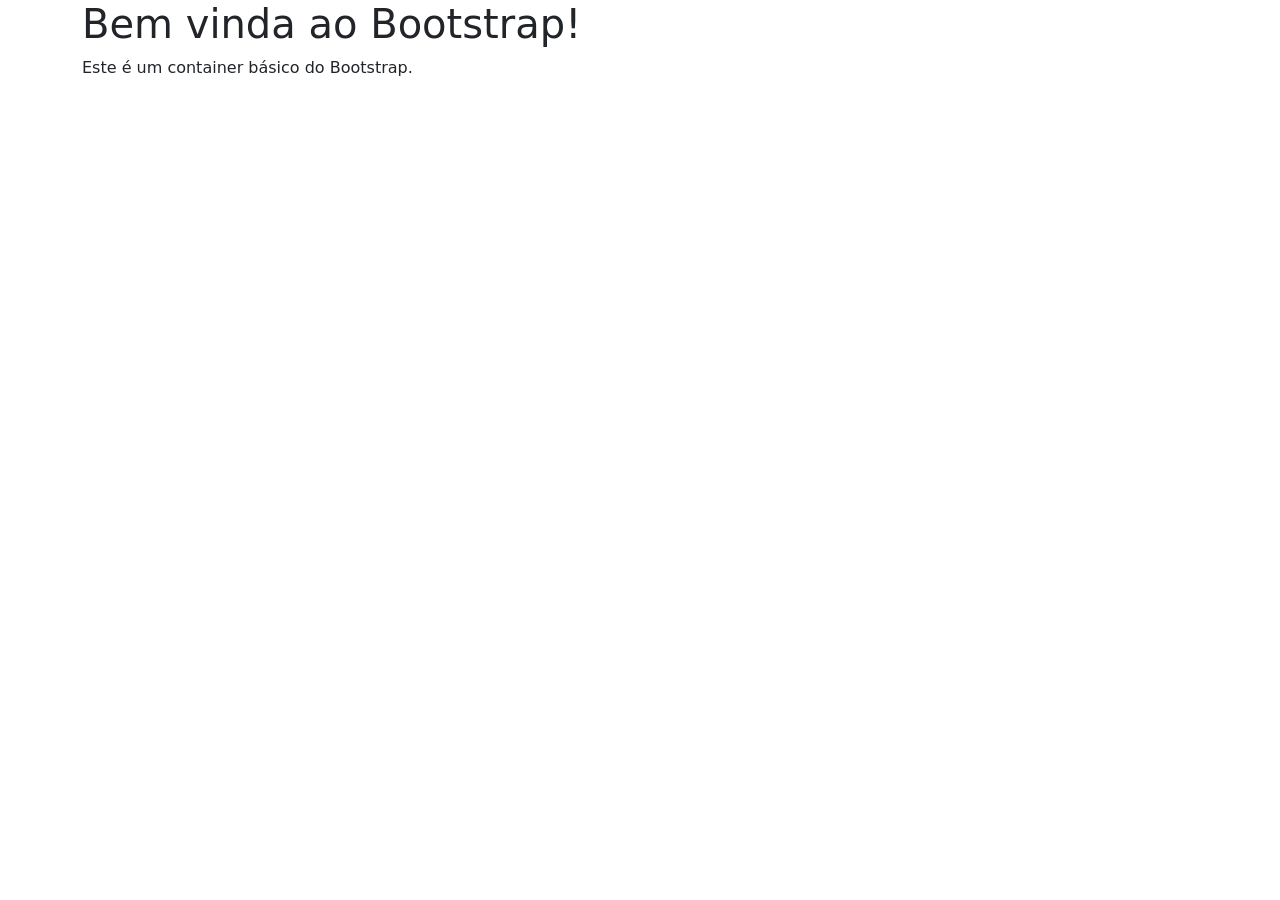
<file: ex1_instalacao-cdn/ex1.html>
<!DOCTYPE html>
<html lang="pt-br">
<head>
    <meta charset="UTF-8">
    <meta name="viewport" content="width=device-width, initial-scale=1.0">
    <title>Introdução ao Bootstrap</title>

    <!-- 1ª Digitação (Aqui) -->
    <link href="https://cdn.jsdelivr.net/npm/bootstrap@5.3.8/dist/css/bootstrap.min.css" rel="stylesheet" integrity="sha384-sRIl4kxILFvY47J16cr9ZwB07vP4J8+LH7qKQnuqkuIAvNWLzeN8tE5YBujZqJLB" crossorigin="anonymous">

</head>
<body>

    <!-- 2ª Digitação (Aqui) -->
     <div class="container">
        <h1>Bem vinda ao Bootstrap!</h1>
        <p>Este é um container básico do Bootstrap.</p>
     </div>

</body>
</html>
</file>
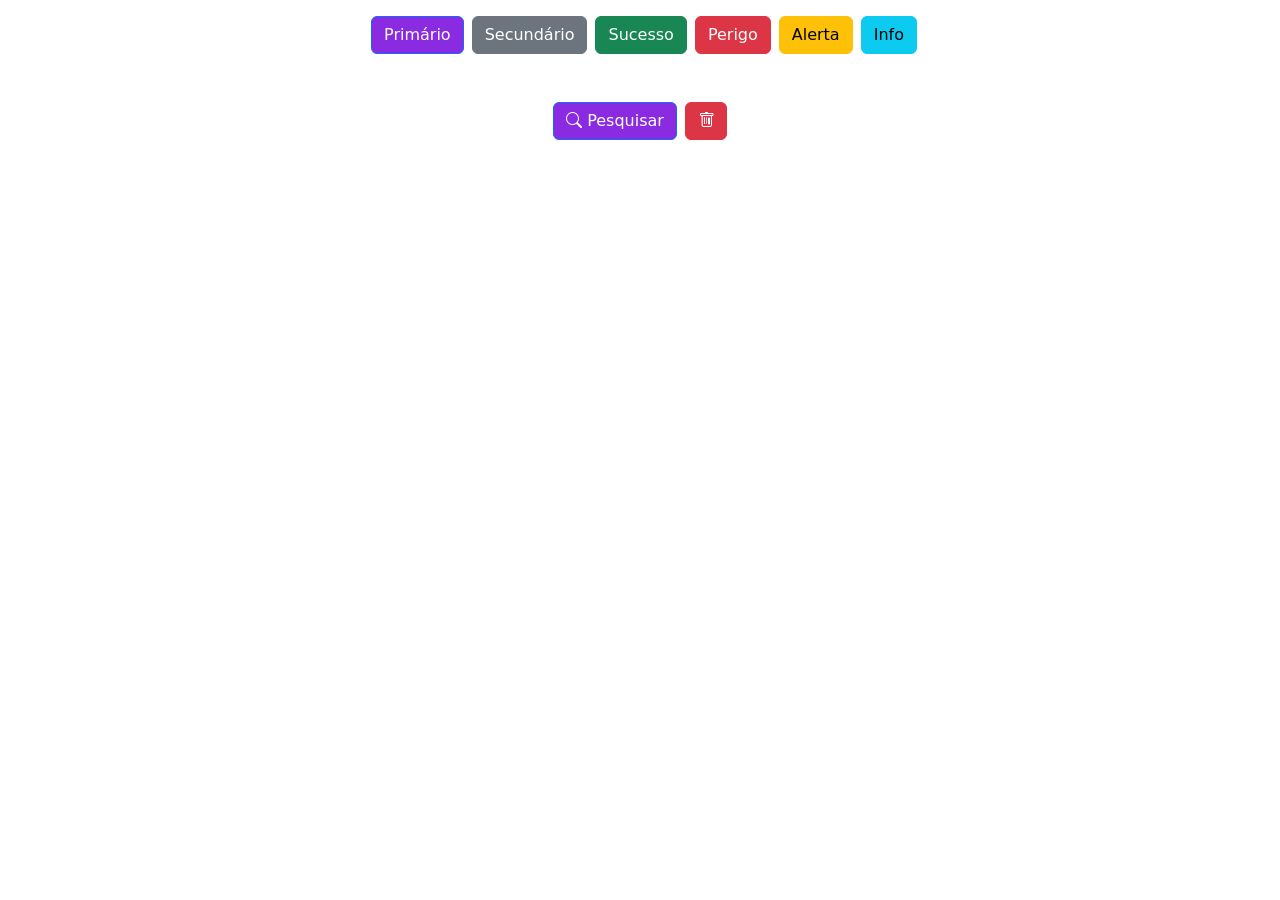
<file: ex3_botoes/ex3.html>
<!DOCTYPE html>
<html lang="pt-br">
<head>
    <meta charset="UTF-8">
    <meta name="viewport" content="width=device-width, initial-scale=1.0">
    <title>Botões Bootstrap</title>

    <!-- Bootstrap CSS -->
    <link href="https://cdn.jsdelivr.net/npm/bootstrap@5.3.0/dist/css/bootstrap.min.css" rel="stylesheet">

    <!-- CSS Personalizado -->
    <link rel="stylesheet" href="style.css">

    <!-- Bootstrap ícones -->
    <link rel="stylesheet" href="https://cdn.jsdelivr.net/npm/bootstrap-icons@1.11.3/font/bootstrap-icons.css">

</head>
<body>


    <!-- 1ª Digitação (Aqui) -->
    <div class="container d-flex justify-content-center mt-3">
        <button class="btn btn-primary ms-2">Primário</button>
        <button class="btn btn-secondary ms-2">Secundário</button>
        <button class="btn btn-success ms-2">Sucesso</button>
        <button class="btn btn-danger ms-2">Perigo</button>
        <button class="btn btn-warning ms-2">Alerta</button>
        <button class="btn btn-info ms-2">Info</button>
    </div>

    <div class="container d-flex justify-content-center mt-5">
        <!-- Botão com ícone -->
        <button class="btn btn-primary">
            <i class="bi bi-search"></i> Pesquisar
        </button>
        
        <!-- Botão com ícone -->
        <button class="btn btn-danger ms-2">
            <i class="bi bi-trash"></i> 
        </button>

    </div>
     

    <script src="https://cdn.jsdelivr.net/npm/bootstrap@5.3.0/dist/js/bootstrap.bundle.min.js"></script>
</body>
</html>
</file>
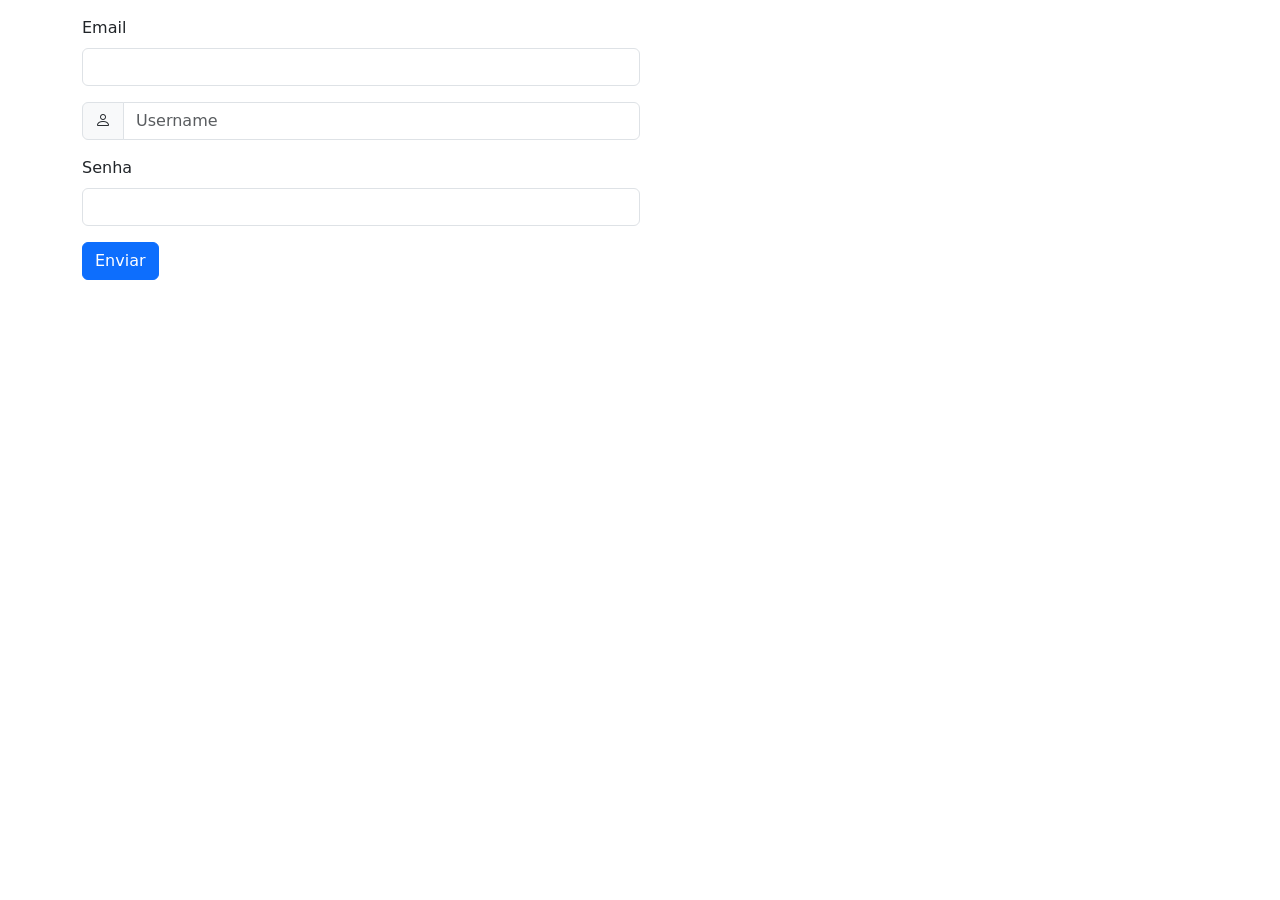
<file: ex4_formulario-sub-css/ex4.html>
<!doctype html>
<html lang="pt-br">
  <head>
    <meta charset="UTF-8" />
    <meta name="viewport" content="width=device-width, initial-scale=1.0" />
    <title>Formulário Bootstrap Customizado</title>

    <!-- Bootstrap CSS -->
    <link
      href="https://cdn.jsdelivr.net/npm/bootstrap@5.3.0/dist/css/bootstrap.min.css"
      rel="stylesheet"
    />

    <!-- Bootstrap ícones -->
    <link
      rel="stylesheet"
      href="https://cdn.jsdelivr.net/npm/bootstrap-icons@1.11.3/font/bootstrap-icons.css"
    />

    <!-- CSS customizado -->
    <link rel="stylesheet" href="styles.css" />
  </head>
  <body>
    <!-- 1ª Digitação (Aqui) -->
    <div class="container mt-3">  <!-- "mt-3" (margin top) para div não ficar grudada no topo da tela -->
        <form class="custom-form">
            <div class="col-sm-6 mb-3">
                <!-- EMAIL -->
                <label for="email" class="form-label">Email</label>
                <input type="email" class="form-control custom-input" id="email">
            </div>

            <div class="col-sm-6 mb-3">
                <!-- USERNAME -->
                <div class="input-group">
                    <span class="input-group-text custom-icon">
                        <i class="bi bi-person"></i>
                    </span>
                    <input type="text" class="form-control custom-input" placeholder="Username">
                </div>
            </div>

            <div class="col-sm-6 mb-3">
                <!-- SENHA -->
                <label for="senha" class="form-label">Senha</label>
                <input type="password" class="form-control custom-input" id="senha">
            </div>

            <button type="submit" class="btn btn-primary custom-button">Enviar</button>
        </form>
    </div>

    <script src="https://cdn.jsdelivr.net/npm/bootstrap@5.3.0/dist/js/bootstrap.bundle.min.js"></script>
  </body>
</html>
</file>
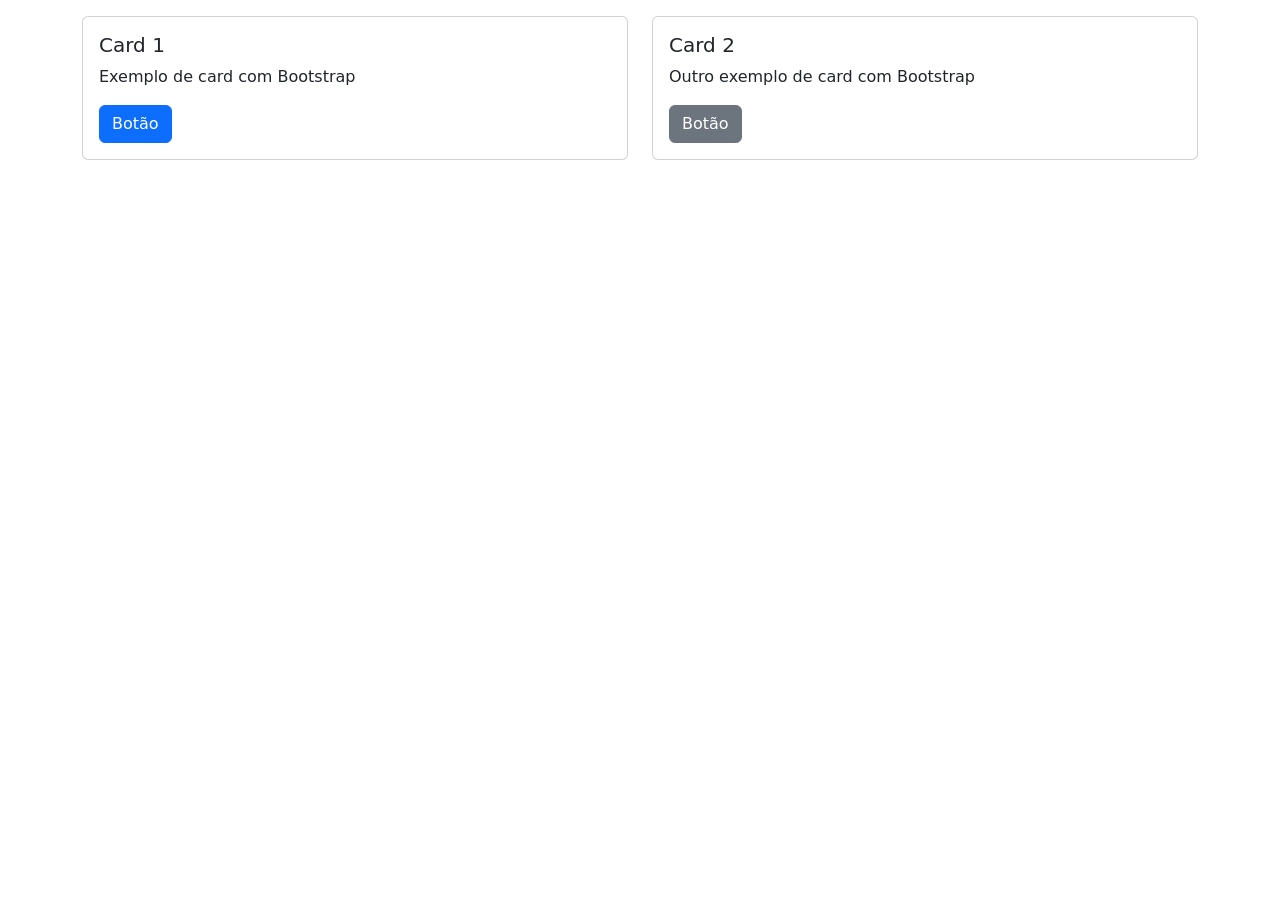
<file: ex5_cards/ex5.html>
<!doctype html>
<html lang="pt-br">
  <head>
    <meta charset="UTF-8" />
    <meta name="viewport" content="width=device-width, initial-scale=1.0" />
    <title>Cards Bootstrap</title>

    <!-- Bootstrap via CDN -->
    <link
      href="https://cdn.jsdelivr.net/npm/bootstrap@5.3.0/dist/css/bootstrap.min.css"
      rel="stylesheet"
    />
  </head>
  <body>
    <div class="container mt-3">
      <div class="row">
        <!-- Primeira coluna -->
        <div class="col-sm-6">
          <div class="card">
            <div class="card-body">
              <h5 class="card-title">Card 1</h5>
              <p class="card-text">Exemplo de card com Bootstrap</p>
              <a href="#" class="btn btn-primary">Botão</a>
            </div>
          </div>
        </div>

        <!-- Segunda coluna -->
        <div class="col-sm-6">
          <div class="card">
            <div class="card-body">
              <h5 class="card-title">Card 2</h5>
              <p class="card-text">Outro exemplo de card com Bootstrap</p>
              <a href="#" class="btn btn-secondary">Botão</a>
            </div>
          </div>
        </div>
      </div>
    </div>
    <script src="https://cdn.jsdelivr.net/npm/bootstrap@5.3.0/dist/js/bootstrap.bundle.min.js"></script>
</body>
</html>
</file>
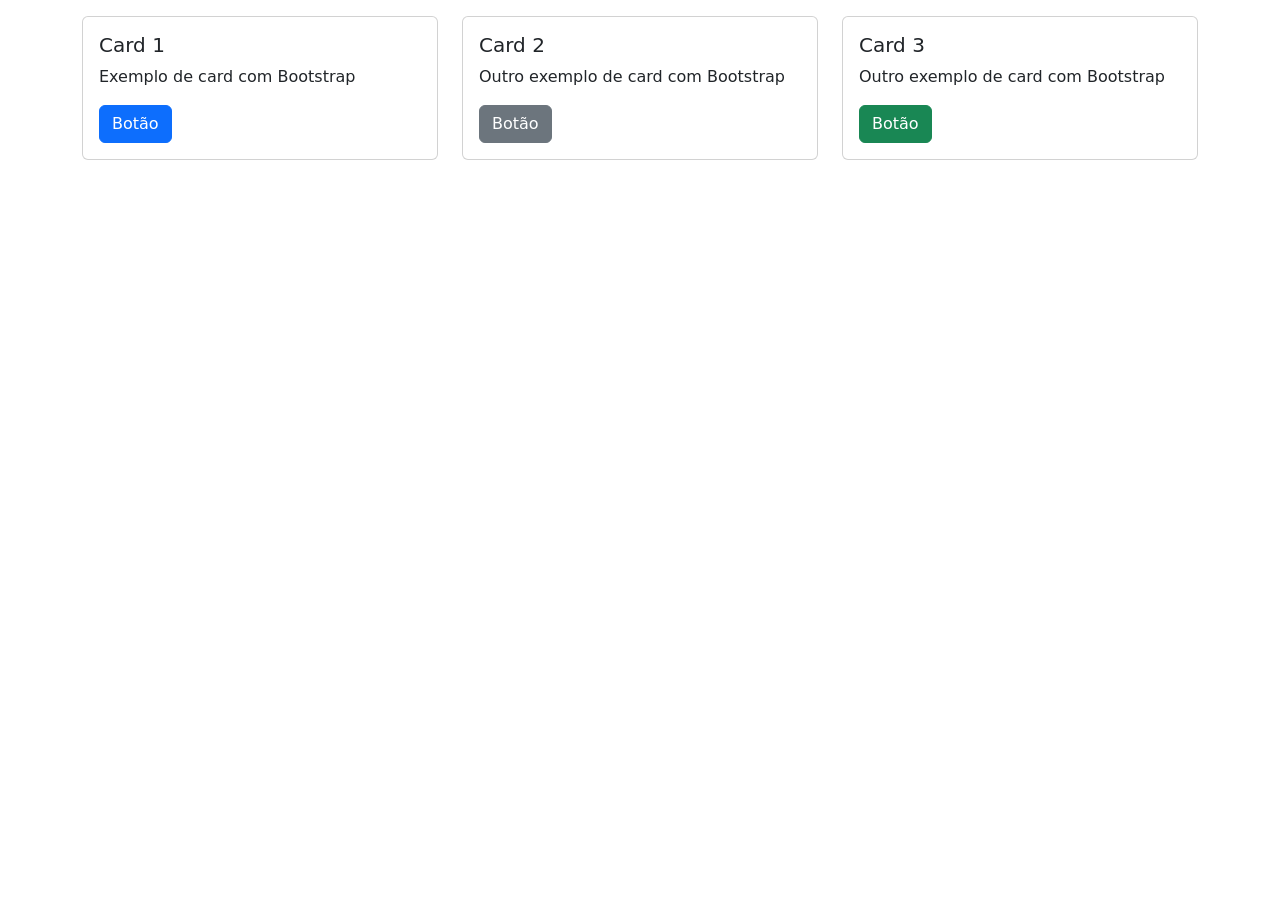
<file: ex5a-al-fazer-grid-(ex)/ex5a.html>
<!doctype html>
<html lang="pt-br">
  <head>
    <meta charset="UTF-8" />
    <meta name="viewport" content="width=device-width, initial-scale=1.0" />
    <title>Cards Bootstrap</title>

    <!-- Bootstrap via CDN -->
    <link
      href="https://cdn.jsdelivr.net/npm/bootstrap@5.3.0/dist/css/bootstrap.min.css"
      rel="stylesheet"
    />
  </head>
  <body>
    <div class="container mt-3">
      <div class="row">
        <!-- Primeira coluna -->
        <div class="col-sm-4">
          <div class="card">
            <div class="card-body">
              <h5 class="card-title">Card 1</h5>
              <p class="card-text">Exemplo de card com Bootstrap</p>
              <a href="#" class="btn btn-primary">Botão</a>
            </div>
          </div>
        </div>

        <!-- Segunda coluna -->
        <div class="col-sm-4">
          <div class="card">
            <div class="card-body">
              <h5 class="card-title">Card 2</h5>
              <p class="card-text">Outro exemplo de card com Bootstrap</p>
              <a href="#" class="btn btn-secondary">Botão</a>
            </div>
          </div>
        </div>

        <!-- Terceira coluna -->
        <div class="col-sm-4">
          <div class="card">
            <div class="card-body">
              <h5 class="card-title">Card 3</h5>
              <p class="card-text">Outro exemplo de card com Bootstrap</p>
              <a href="#" class="btn btn-success">Botão</a>
            </div>
          </div>
        </div>
      </div>
    </div>
    <script src="https://cdn.jsdelivr.net/npm/bootstrap@5.3.0/dist/js/bootstrap.bundle.min.js"></script>
</body>
</html>
</file>
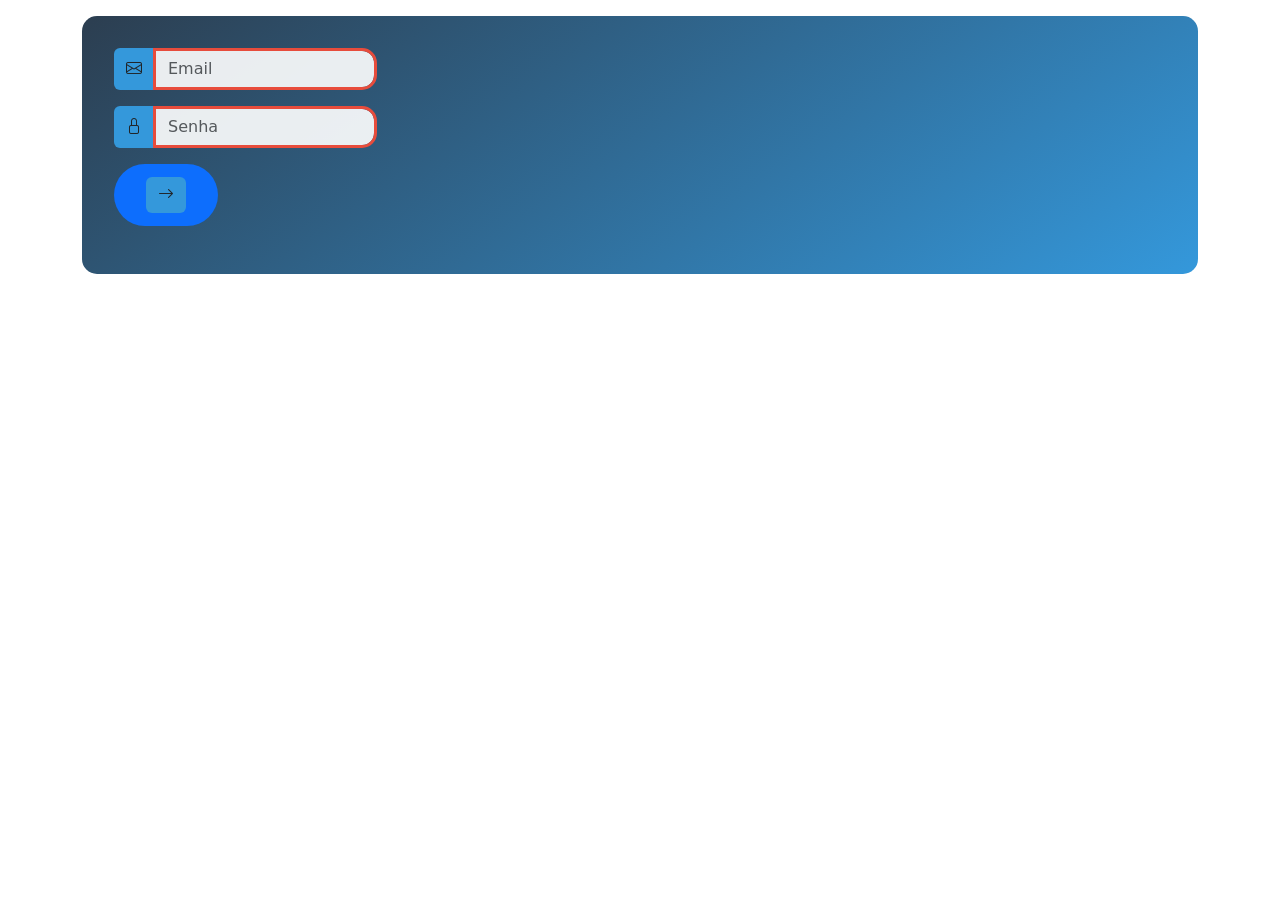
<file: ex5b-al-fazer-formulario-(ex)/ex5b.html>
<!doctype html>
<html lang="pt-br">
  <head>
    <meta charset="UTF-8" />
    <meta name="viewport" content="width=device-width, initial-scale=1.0" />
    <title>Formulário Bootstrap Customizado</title>

    <!-- Bootstrap CSS -->
    <link
      href="https://cdn.jsdelivr.net/npm/bootstrap@5.3.0/dist/css/bootstrap.min.css"
      rel="stylesheet"
    />

    <!-- Bootstrap ícones -->
    <link
      rel="stylesheet"
      href="https://cdn.jsdelivr.net/npm/bootstrap-icons@1.11.3/font/bootstrap-icons.css"
    />

    <!-- CSS customizado -->
    <link rel="stylesheet" href="styles.css" />
  </head>
  <body>
    <!-- 1ª Digitação (Aqui) -->
    <div class="container mt-3">  <!-- "mt-3" (margin top) para div não ficar grudada no topo da tela -->
        <form class="custom-form">
            <div class="col-sm-6 mb-3">


            <div class="col-sm-6 mb-3">
                <!-- EMAIL -->
                <div class="input-group">
                    <span class="input-group-text custom-icon">
                        <i class="bi bi-envelope"></i>
                    </span>
                    <input type="email" class="form-control custom-input" placeholder="Email">
                </div>
            </div>

            <div class="col-sm-6 mb-3">
                <!-- SENHA -->
                <div class="input-group">
                    <span class="input-group-text custom-icon">
                        <i class="bi bi-lock"></i>
                    </span>
                <input type="password" class="form-control custom-input" placeholder="Senha">
                </div>
            </div>

            <div class="input-group">
                <!-- BOTÃO -->
                <button type="submit" class="btn btn-primary custom-button">
                    <span class="input-group-text custom-icon">
                        <i class="bi bi-arrow-right"></i>
                    </span>
                </button>
            </div>
        </form>
    </div>

    <script src="https://cdn.jsdelivr.net/npm/bootstrap@5.3.0/dist/js/bootstrap.bundle.min.js"></script>
  </body>
</html>
</file>
<file: ex13_projeto_imovi/css/styles.css>
* {
    font-family: 'Lato', sans-serif;
}

.bg-primary-color {
    background-color: #fff;
}

.bg-secondary-color {
    background-color: #ece8e2;
}

.bg-dark-color {
    background-color: #050505;
}

.primary-color {
    color: #050505;
}

.secondary-color {
    color: #7a7a7a;
}

/* NAVBAR */
#navbar {
    border-bottom: 1px solid #7a7a7a;
}

#navbar a {
    color: #050505;
}

#navbar a:hover {
    color: #7a7a7a;
}

#navbar .active {
    border-bottom: 1px solid #050505;
}

.navbar-brand {
    display: flex;
}

.navbar-brand img {
    width: 40px;
}

.navbar-brand span {
    font-weight: 700;
    font-size: 1.5rem;
    margin-left: 0.5rem;
}

#navbar-items .navbar-nav {
    display: flex;
    justify-content: center;
    width: 100%;
}

#navbar-items .nav-item {
    margin: 0 1em;
}

/* SLIDER */
#slider {
    margin-top: 8em;
    margin-bottom: 1em;
}

#slider .carousel-caption {
    bottom: 3em;
}

#slider .carousel-caption h5 {
    font-size: 2.5em;
    text-shadow: #000 2px 2px;
}

.btn {
    border-radius: 0;
}

#slider .btn {
    padding: 0.3em 0.8em;
    font-size: 1em;
    margin-top: 1em;
}

.carousel-control-prev,
.carousel-control-next {
    opacity: 0.7;
}

.carousel-control-prev i,
.carousel-control-next {
    opacity: 0.7;
}

.carousel-indicators [data-bs-target] {
    background-color: #222;
    opacity: 0.8;
}

.carousel-indicators .active {
    background-color: #000;
}

@media (min-width: 768px) {
    #slider .carousel-caption {
        bottom: 15em;
    }
    #slider .carousel-caption h5 {
        font-size: 4em;
        text-shadow: #000 2px 3px;
    }
    #slider .btn {
        padding: 0.6em 1.6em;
        font-size: 1.2em;
        margin-top: 1em;
    }
    .carousel-indicators {
        bottom: 7em;
    }
}

/* MINI BANNERS */
#mini-banners {
    margin-bottom: 4em;
}

#mini-banners .card {
    padding: 2em 0.3em;
    border-radius: 0;
}

#mini-banners i {
    font-size: 4em;
}

#mini-banners .card-tittle {
    margim-bottom: 1.5em;
}

#mini-banners .btn {
    margim-top: 1.5em;
    padding: 0.6em 1.2em;
}

#mini-banners .card {
    margin-bottom: 1em;
}

@media (min-width: 768px) {
    #mini-banners {
        margin-top: -6em;
    }
}

/* DESTAQUES */
#featured-container {
    margin-bottom: 4em;
}

.tittle {
    font-size: 1.75em;
    margin-bottom: 0.4em;
    position: relative;
}

.tittle:before {
    width: 75px;
    border-top: 4px solid #7a7a7a;
    content: '';
    position: absolute;
    bottom: 2em;
}

#featured-images {
    margin-top: 2em;
}

#featured-images .col-md-4 {
    position: relative;
    cursor: pointer;
}

#featured-images .col-md-4:hover > .banner-content {
    opacity: 0.8;
}

#featured-images .banner-content {
    position: absolute;
    top: 0;
    left: 0;
    height: 100%;
    width: 100%;
    background-color: #fff;
    display: flex;
    align-items: center;
    justify-content: center;
    flex-direction: column;
    opacity: 0.6;
    transition: 0.5s;
}

@media (min-width: 768px) {
    .title {
        font-size: 2.4em;
    }

    .title:before {
        bottom: 1.5em;
    }

    #featured-images .banner-content {
        opacity: 0;
    }
}

/* INFO */
#info-content {
    margin-bottom: 4em;
    padding: 4em 1em;
}

#info-numbers {
    margin-bottom: 4em;
    padding: 4em 1em;
}

#info-banner {
    align-items: center;
    display: flex;
    margin-bottom: 2.5em;
}

#info-numbers h3 {
    font-size: 3em;
}

@media (min-width: 768px) {
    #info-content {
        padding: 3.5em;
    }
}

/* FOOTER TOP */
#footer {
    padding: 3em 2em;
}

#footer-top {
    margin-bottom: 2em;
}

#footer-top,
#footer-top i {
    color: #fff;
}

#social-icons {
    text-align: right;
}

#social-icons i {
    margin-right: 1em;
    font-size: 1.5em;
    cursor: pointer;
}

#social-icons i:hover {
    color: #7a7a7a;
}

/* FOOTER DETAILS */
#footer-details {
    margin-bottom: 3em;
}

#news-container,
#contact-container,
#links-container {
    padding: 0;
    border: 0;
    margim-bottom: 2em;
}

#footer-details h4 {
    color: #fff;
    margin-bottom: 1.5em;
}

#news-container input {
    border-radius: 0;
    border: none;
}

#links-container li {
    margin-bottom: 0.5em;
}

#links-container a {
    text-decoration: none;
}

#links-container a:hover {
    color: #fff;
}

/* FOOTER BOTTOM */
#footer-bottom {
    border-top: 1px solid #7a7a7a;
    padding-top: 2em;
}

#footer-bottom i {
    color: #e61e10;
}

@media (min-width: 768px) {
    #news-container {
        padding-right: 2em;
    }

    #contact-container {
        padding: 0 2em;
        border-left: 1px solid #7a7a7a;
        border-right: 1px solid #7a7a7a;
    }

    #links-container {
        padding-left: 2em;
    }
}
</file>
<file: ex11_projeto_art/Art_(Alunos)/css/styles.css>
/* ESTILOS GERAIS */
* {
    color: #25282e;
}

a, i {
    transition: .5s;
    text-decoration: none;
}

.secondary-color {
    color: #555;
}

.center-image {
    background-size: cover;
    background-position: center;
}

.btn {
    text-decoration: none;
    background-color: #25282e;
    color: #FFF;
    padding: 7px 18px;
    border-radius: 0;
}

.btn:hover {
    background-color: #333;
    color: #FFF;
}

/* HEADER */
#header {
    text-align: center;
    padding: 20px;
    border-bottom: 1px solid #CCC;
}

#header p {
    margin-bottom: 0;
}

#logo-container {
    display: flex;
    justify-content: center;
}

#logo {
    width: 40px;
    margin-right: 15px;
}

/* NAVBAR */
#navbar {
    padding: 10px;
    margin: 10px auto;
}

#navbar a {
    width: 80px;
    color: #444;
}

#navbar a:hover {
    color: #c1b696;
}

/* MAIN IMAGE */
.main-image {
    height: 400px;
    background-image: url('../img/g_1.jpg');
    margin-bottom: 30px;
    position: relative;
}

.main-image-info {
    background-color: #FFF;
    padding: 25px;
    position: absolute;
    left: 25px;
    bottom: 25px;
}

/* GALLERY */
#img-2 {
    background-image: url('../img/g_2.jpg');
}

#img-3 {
    background-image: url('../img/g_3.jpg');
}

#img-4 {
    background-image: url('../img/g_4.jpg');
}

#img-5 {
    background-image: url('../img/g_5.jpg');
}

#img-6 {
    background-image: url('../img/g_6.jpg');
}

#gallery-container h1 {
    text-align: center;
}

#gallery-container h1,
#gallery-container .col-md-6,
#gallery-container .col-xs-12 {
    margin-bottom: 50px;
}

.small-image-container {
    height: 250px;
    margin-bottom: 20px;
}

/* FOOTER */
footer {
    border-top: 1px solid #CCC;
    height: 250px;
    padding: 30px;
}

footer i {
    font-size: 20px;
}

#social-icons-container {
    padding: 25px;
}

#social-icons-container div {
    text-align: center;
}

footer p {
    text-align: center;
    margin: 20px;
}

a:hover i {
    color: #c1b696;
}
</file>
<file: ex12_projeto-perfectwatch/PerfectWatch (Completo)/PerfectWatch (Completo)/css/styles.css>
/* Define uma fonte padrão para todos os elementos */
* {
 font-family: 'Montserrat', sans-serif;
}

/* Estilos gerais para o corpo da página */
body {
    background-color: #252525; /* Cor de fundo do corpo */
    color: #FFF; /* Cor do texto */
}

/* Classes para diferentes cores de fundo */
.primary-bg-color {
    background-color: #252525;
}
.destaque {
    background-color: #0D0D0D;
}
.secondary-bg-color {
    background-color: #976DF2;
}
.light-bg-color {
    background-color: #FCF5EB;
}
.dark-bg-color {
    background-color: #0D0D0D;
}

/* Classes para diferentes cores de texto */
.primary-color {
    color: #976DF2;
}
.secondary-color {
    color: #F2F2F2;
}
.light-color {
    color: #FCF5EB;
}

/* ___________________________________________________________________ */
/* Fase 1 */
/* Estilos para a barra de navegação (navbar) */

/* Ajusta a direção e alinhamento dos itens da barra de navegação */
#navbar .navbar-nav {
    flex-direction: row;
    justify-content: flex-end;
}

/* Define margem à esquerda para os itens da barra de navegação */
#navbar .navbar-nav li {
    margin-left: 1em;
}

/* Define a cor do texto e links na barra de navegação */
#navbar a,
#navbar button {
    color: #FFF;
}

/* Ajusta a posição dos itens da barra de navegação */
#navbar li {
    position: relative;
}

/* Define estilo para ícones na barra de navegação */
#navbar i {
    font-size: 20px;
}

/* Define estilo de cor quando o mouse passa sobre os ícones */
#navbar i:hover {
    color: #976DF2;
}

/* Define estilo para caixa com número (ex: quantidade de itens) */
#navbar span {
    position: absolute;
    top: -8px;
    right: -8px;
    width: 20px;
    height: 20px;
    border-radius: 50%;
    background-color: #EF3636;
    text-align: center;
}

/* Posiciona a caixa com número no item de sacola de compras */
#bag-item span {
    left: 20px;
}

/* Estilos para a marca/logo na barra de navegação */
.navbar-brand {
    font-weight: 700;
    width: 100%;
    text-align: center;
}

/* Estilo de hover para links 'sobre' */
.sobre a:hover {
    color: #0D0D0D !important; /* Importante para sobrepor outros estilos */
}

/* Ajusta estilo quando a largura da tela é maior do que 768px */
@media(min-width: 768px) {
    .navbar-brand {
        text-align: left;
    }
}

/* Ajusta o espaçamento entre itens da barra de navegação */
#navbar-items {
    justify-content: space-between;
}

/* Ajusta espaçamento quando a largura da tela é maior que 768px */
@media(min-width: 768px) {
    #navbar-items {
        display: flex;
        min-width: 80%;
    }
}

/* Estilos para formulários de busca e newsletter */
#search-form,
#news-form {
    width: 100%;
    margin: 2em 0;
}

/* Ajusta largura e margem quando a largura da tela é maior que 768px */
@media(min-width: 768px) {
    #search-form,
    #news-form {
        width: 50%;
        margin: 0;
    }
}

/* Estilos para campos de input em formulários */
#search-form,
#news-form {
    border: 2px solid #F2F2F2;
    border-radius: 3px;
    padding: 5px 15px;
}

/* Estilos para campos de input em formulários */
#search-form input,
#news-form input {
    background-color: transparent;
    border: none;
    color: #FFF;
}

/* Estilos para campos de input quando focados */
#search-form input:focus,
#news-form input:focus {
    box-shadow: none;
}

/* Estilos para placeholders em campos de input */
#search-form input::placeholder,
#news-form input::placeholder {
    color: #FFF;
}


/* Estilos para a barra de navegação inferior (bottom-navbar) */

/* Ajusta a posição dos itens na barra de navegação inferior */
#bottom-navbar-container .container {
    justify-content: flex-end;
}

/* Define cor do texto e links na barra de navegação inferior */
#bottom-navbar-container a {
    color: #FFF;
    font-weight: 600;
}

/* Define tamnho do ícone do botão para mostrar/esconder o menu */
.navbar-toggler {
    font-size: 1.5em;
}

/* _________________________________________________ */
/* Fase 2 */
/* BANNERS */
#banners-container {
  padding: 0;
}

.carousel-caption {
  bottom: 5em;
  padding: 1em;
  left: 12%;
  right: 12%;
}

.carousel-caption h5 {
  font-size: 1.8em;
}

@media(min-width: 768px) {
  #slider .carousel-item,
  #slider img {
    height: 600px;
  }

  .carousel-caption {
    left: 23%;
    right: 23%;
  }

  .carousel-caption h5 {
    font-size: 4em;
  }
}

/* MINI BANNERS */
#mini-banners {
  margin-top: -3em;
  z-index: 10;
}

#mini-banners .col-12 {
  z-index: 1;
  height: 300px;
  padding: 1.5em;
  position: relative;
  display: flex;
  flex-direction: column;
  justify-content: space-between;
}

@media(min-width: 768px) {
  #mini-banners .col-12 {
    max-width: 30%;
  }

  #mini-banners .col-12 h2 {
    font-size: 2.2em;
  }
}

#mini-banners .col-12 h2 {
  text-transform: uppercase;
  max-width: 50px;
  font-size: 1.3em;
  font-weight: 700;
  line-height: 1em;
}

#mini-banners .col-12 img {
  height: 220px;
  position: absolute;
  right: 1em;
  bottom: 1em;
}

#mini-banners .col-12 a {
  font-weight: bold;
  color: #FFF;
  font-size: 0.8em;
  transition: .5s;
}

#mini-banners .col-12 a:hover {
  color: #0D0D0D;
}

#mini-banners #mini-banner-1 a:hover {
  color: #976DF2;
}

#mini-banners #mini-banner-3 a {
  color: #0D0D0D;
}

#mini-banners #mini-banner-3 a:hover {
  color: #976DF2;
}

/* __________________________________________________ */
/* Fase 3 */
/* BEST SELLERS */

.card-img-top {
  height: 200px;
  object-fit: cover;
}

#best-sellers {
  padding: 4em 0;
}

#best-sellers .row {
  margin: 0;
}

#best-sellers .col-md-3 {
  padding: 0;
}

.title {
  text-transform: uppercase;
  font-weight: 900;
  font-size: 2.5em;
  margin-bottom: 1em;
  text-align: center;
}

@media(min-width: 768px) {
  .title {
    text-align: left;
  }
}

.original-price {
  font-size: 18px;
  color: #F2F2F2;
  text-decoration: line-through;
  margin-right: 10px;
}

.discount-price {
  font-size: 24px;
  color: #976DF2;
}

.card {
  text-align: center;
  border-radius: 0;
}

.card img {
  width: 140px;
  margin: 2em auto;
}

.card .card-category {
  font-size: .8em;
}

.card .card-text {
  margin: 2em 0;
  font-weight: bold;
}

.btn {
  background-color: transparent;
  border-color: #976DF2;
}

.btn:hover {
  background-color: #976DF2;
  border-color: #976DF2;
}

/* BOTTOM BANNER */
#bottom-banner {
  background-color: #0D0D0D;
  padding: 6em;
  margin-bottom: 4em;
  text-align: center;
}

#bottom-banner .offer-subtitle,
#bottom-banner h2 {
  text-transform: uppercase;
  font-weight: bold;
}

#bottom-banner .btn {
  margin: 2em;
  font-weight: bold;
  padding: 1em;
}

#bottom-banner img {
  max-width: 175px;
}

@media(min-width: 768px) {
  #bottom-banner h2 {
    font-size: 5em;
  }
}

/* ___________________________________________________ */
/* Fase 4 */
/* (Novidades) NEW PRODUCTS */
#new-products {
  margin-bottom: 5rem;
}

#new-products-banner {
  display: flex;
  flex-direction: column;
  justify-content: center;
  align-items: center;
  background-color: #0D0D0D;
}

#new-products-banner h3 {
  text-transform: uppercase;
  font-weight: bold;
  margin-bottom: 1rem;
  font-size: 2rem;
}

#new-products .col-md-4 {
  padding: 0;
}

#new-products .card img {
  height: 150px;
  width: 90px;
  margin: 2em auto;
}

/* ________________________________________________________ */
/* Fase 5 */
/* GALLERY */
#gallery .image-container {
  background-size: cover;
  background-position: center;
  height: 225px;
  cursor: pointer;
  transition: .5s;
  border: 3px solid #0D0D0D;
}

#gallery .image-container:hover {
  border-color: #976DF2;
}

#insta1 { background-image: url('../img/insta1.jpg'); }
#insta2 { background-image: url('../img/insta2.jpg'); }
#insta3 { background-image: url('../img/insta3.jpg'); }
#insta4 { background-image: url('../img/insta4.jpg'); }
#insta5 { background-image: url('../img/insta5.jpg'); }
#insta6 { background-image: url('../img/insta6.jpg'); }

/* FOOTER */
#footer-links-container {
  border-bottom: 1px solid #F2F2F2;
}

#footer .footer-column {
  padding: 2em;
  display: flex;
  flex-direction: column;
  align-items: center;
  justify-content: center;
  text-align: center;
}

@media(min-width: 795px) {
  #footer .footer-column {
    padding: 5em 2em;
  }
}

#footer-links-container h3 {
  margin-bottom: 25px;
  text-transform: uppercase;
}

#footer-links-container li {
  font-size: .8em;
  text-align: center;
}

#footer-links-container a {
  text-decoration: none;
}

#footer-links-container li a:hover {
  color: #976DF2;
}

#footer-center {
  border-left: 1px solid #F2F2F2;
  border-right: 1px solid #F2F2F2;
}

#footer-center h3 {
  font-weight: 900;
}

#footer-center .store-phone {
  color: #976DF2;
  font-weight: bold;
  font-size: 2em;
  margin-top: -15px;
}

/* NEWSLETTER */
#newsletter-container {
  background-color: #0D0D0D;
  border-bottom: 1px solid #F2F2F2;
  text-align: center;
  padding: 20px;
}

#news-form {
  max-width: 600px;
  margin: 15px auto;
}

#news-form i {
  font-size: 1.5em;
}

#news-form .btn {
  color: #FFF;
}

#social-container {
  margin: 20px auto;
}

#social-container i {
  font-size: 1.5em;
  margin: 10px;
  cursor: pointer;
  color: #F2F2F2;
  transition: .3s;
}

#social-container i:hover {
  color: #976DF2;
}

/* COPY */
#copy-container {
  text-align: center;
  padding: 30px;
}
</file>
<file: ex3_botoes/style.css>
.btn-primary {
    background-color: blueviolet;
}
</file>
<file: ex4_formulario-sub-css/styles.css>
/* 2ª Digitação (Aqui) */
</file>
<file: ex5b-al-fazer-formulario-(ex)/styles.css>
/* 2ª Digitação (Aqui) */
/* Formulários e inputs */

.custom-form {
    background: linear-gradient(145deg, #2c3e50, #3498db);
    padding: 2rem;
    border-radius: 15px;
}

.form-label {
    color: #fff;
}

.custom-icon {
    background-color: #3498db;
    border: #3498db;
}

.form-control.custom-input {
    border: 3px solid #e74c3c;
    border-radius: 15px;
    background-color: rgba(255, 255, 255, 0.9);
}

.form-control.custom-input:focus {
    border-color: #2ecc71;
    transform: scale(1.02);
}

.input-group {
    width: 100%;
}

.btn.btn-primary.custom-button {
    background: linear-gradient(45deg, #3498db);
    padding: 0.8rem 2rem;
    border-radius: 50px;
    border: none;
}

.btn.btn-primary.custom-button:hover {
    transform: translateY(-5px);
    box-shadow: 0 10px 20px rgba(60, 217, 231, 0.4);
}
</file>
